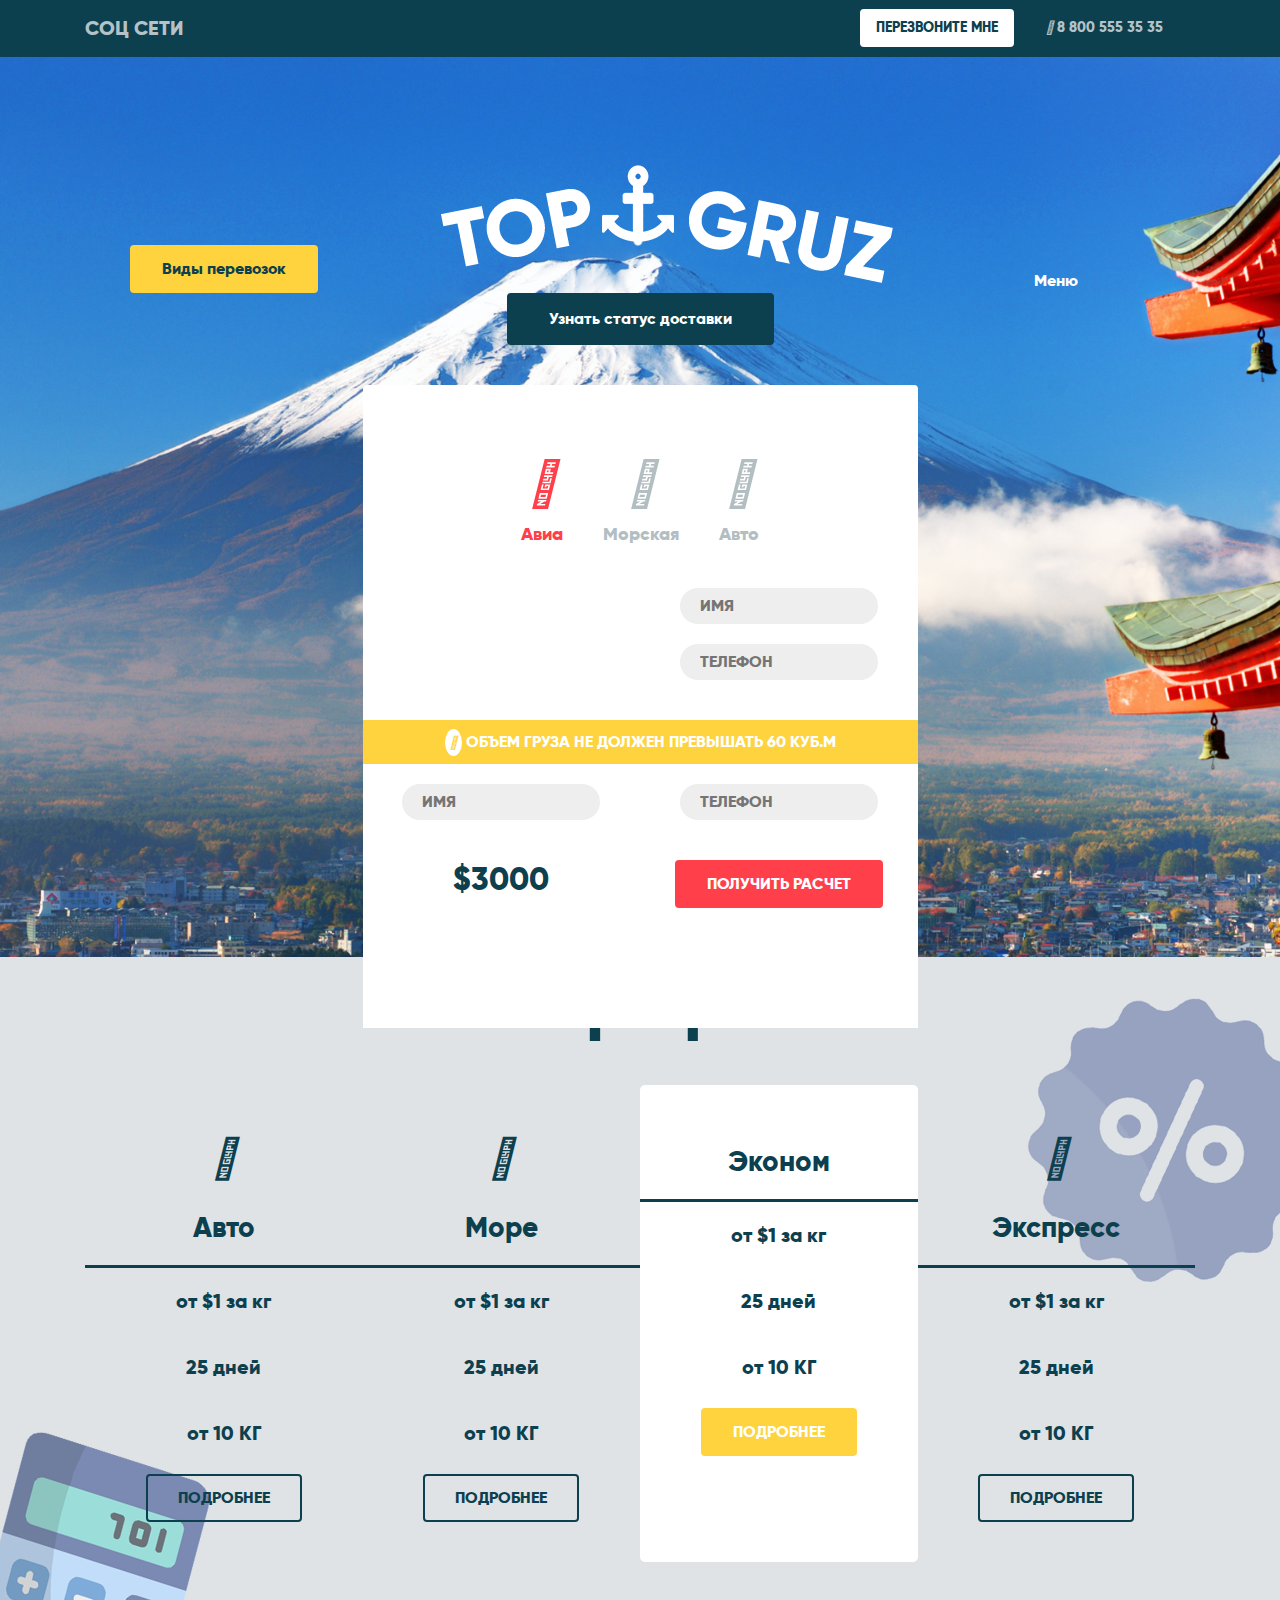
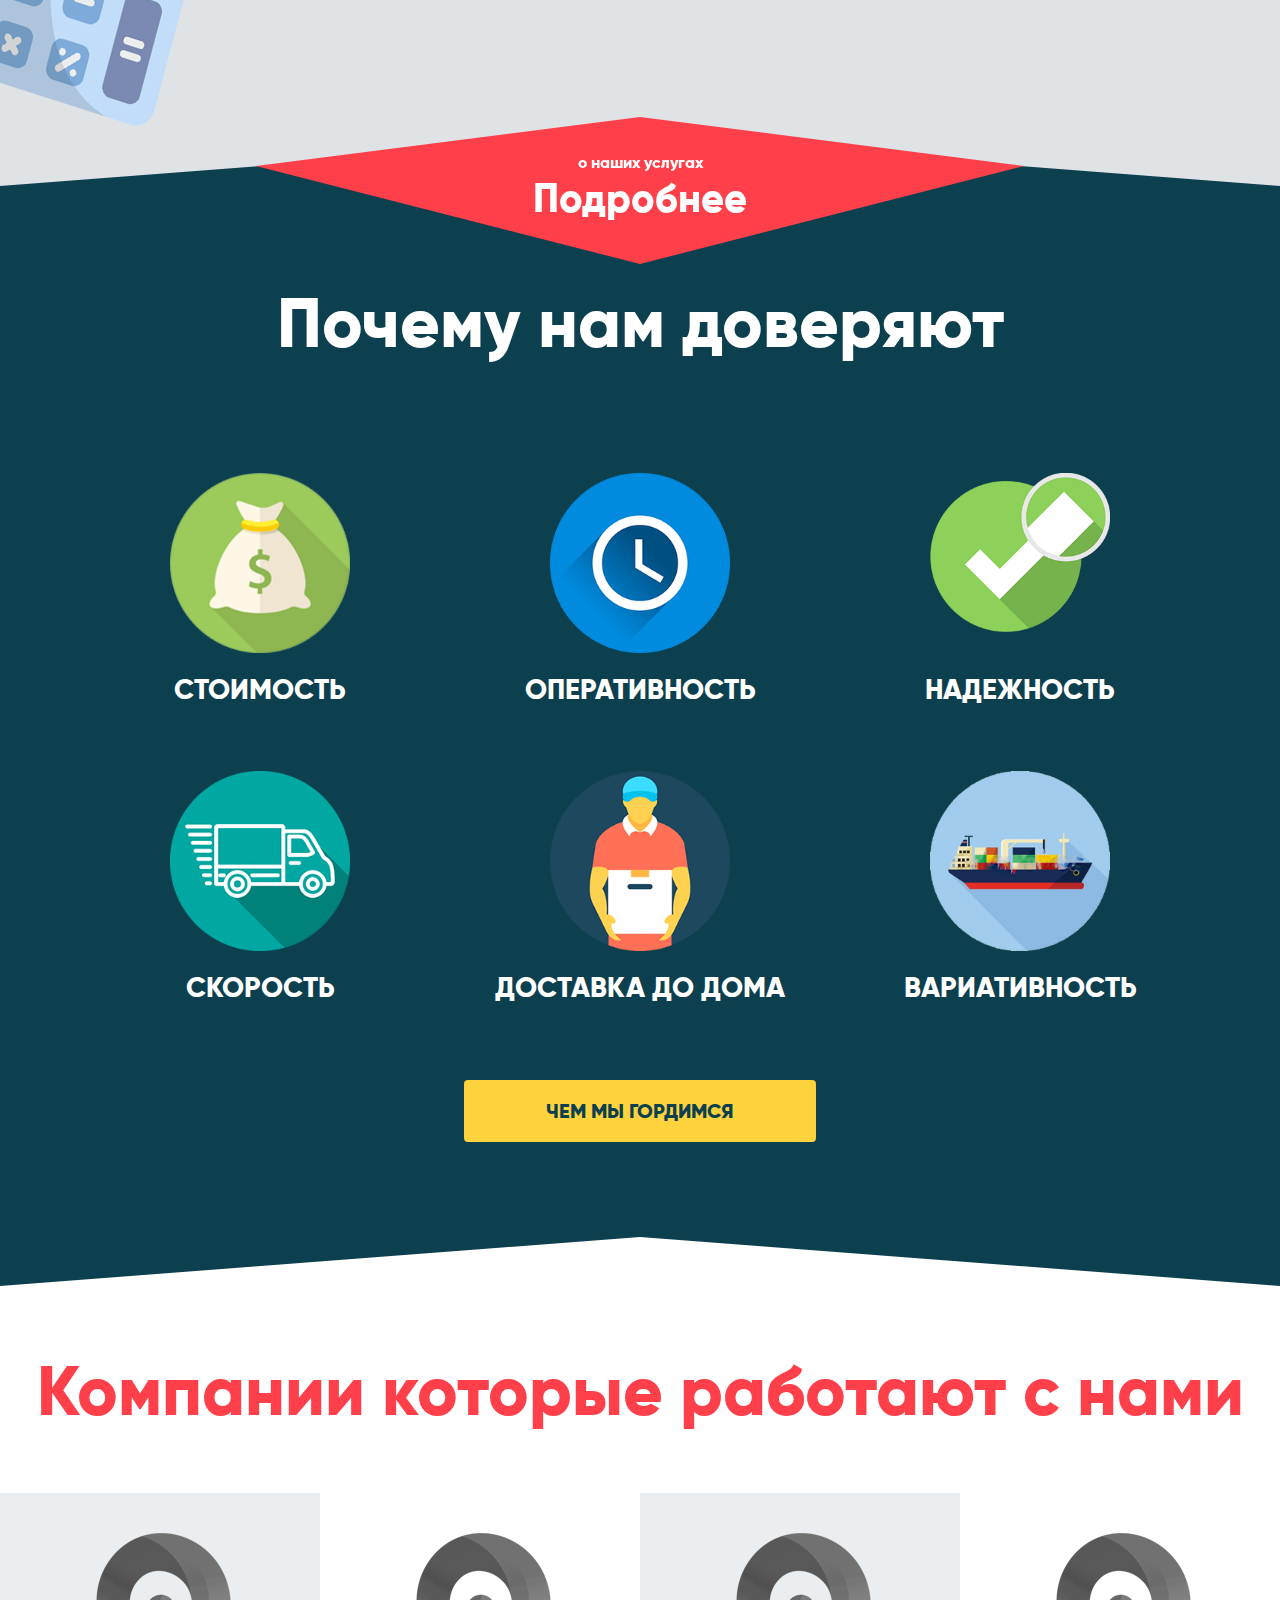
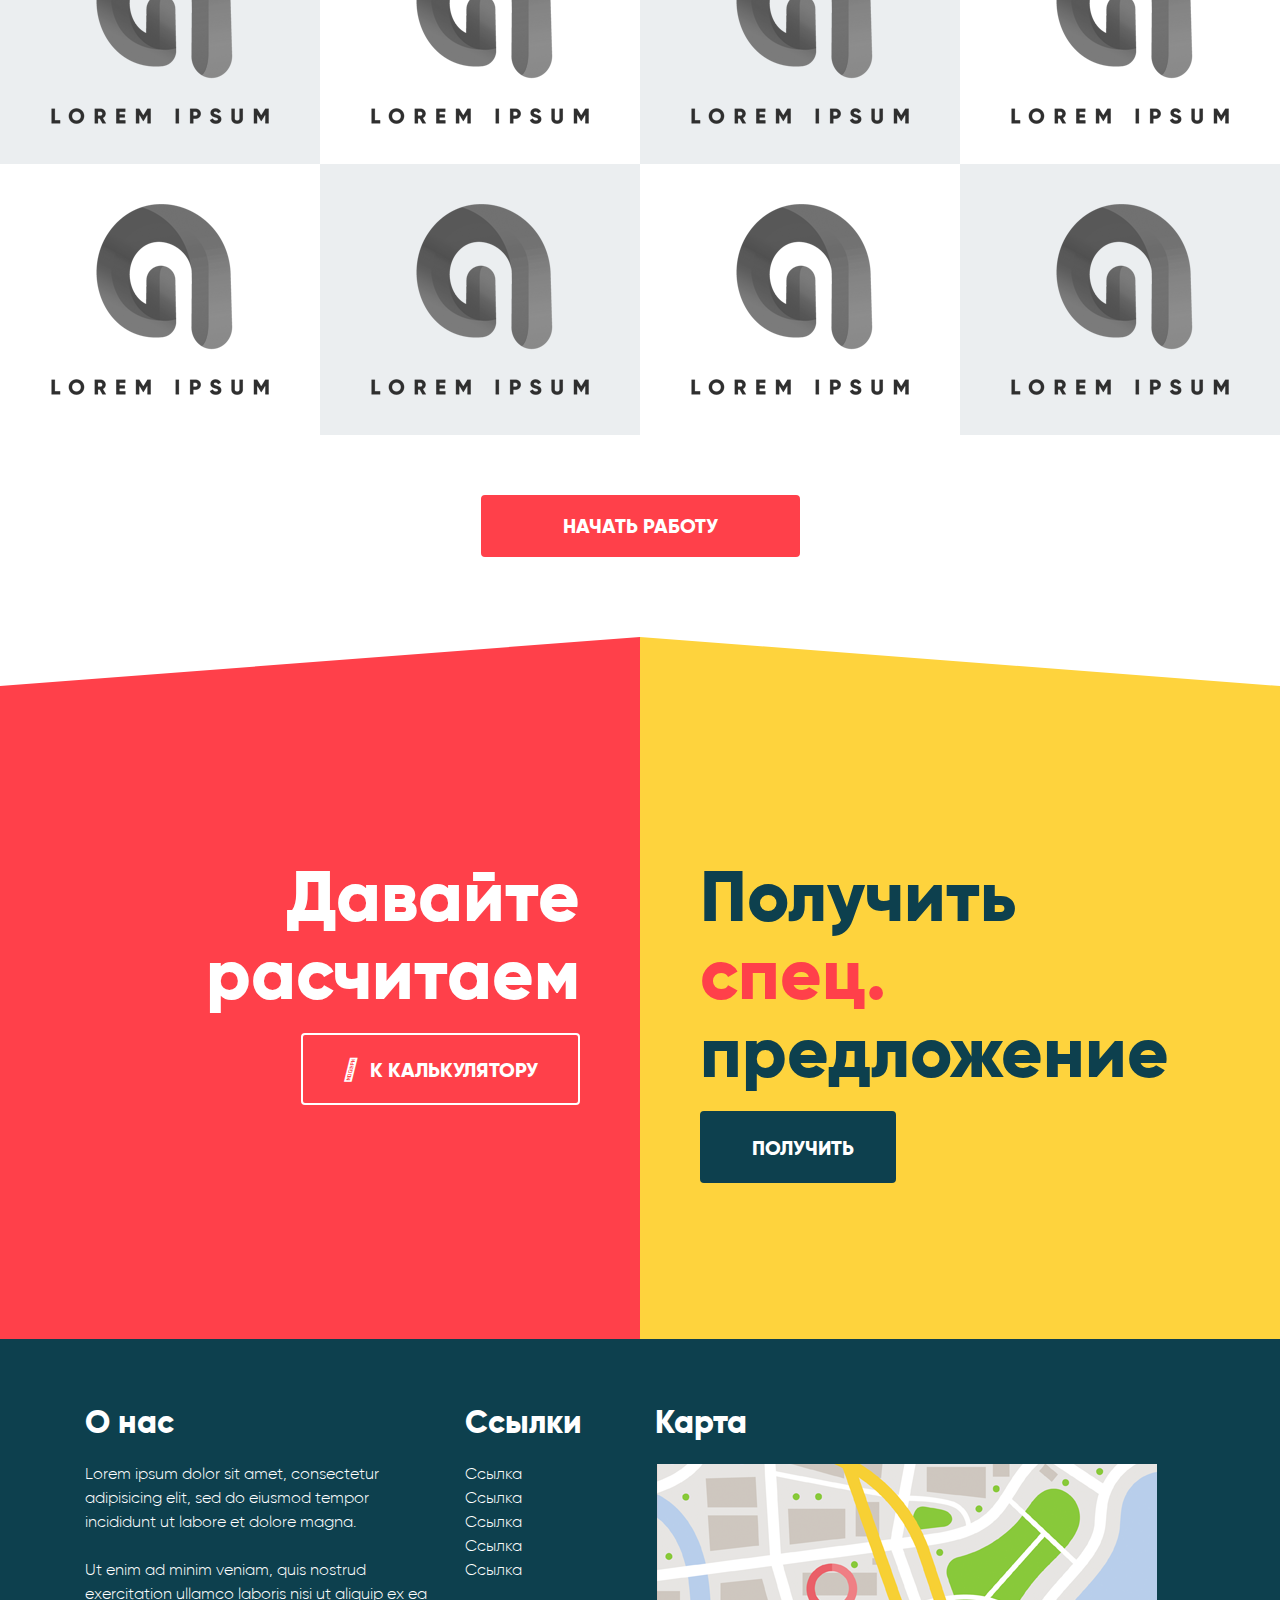
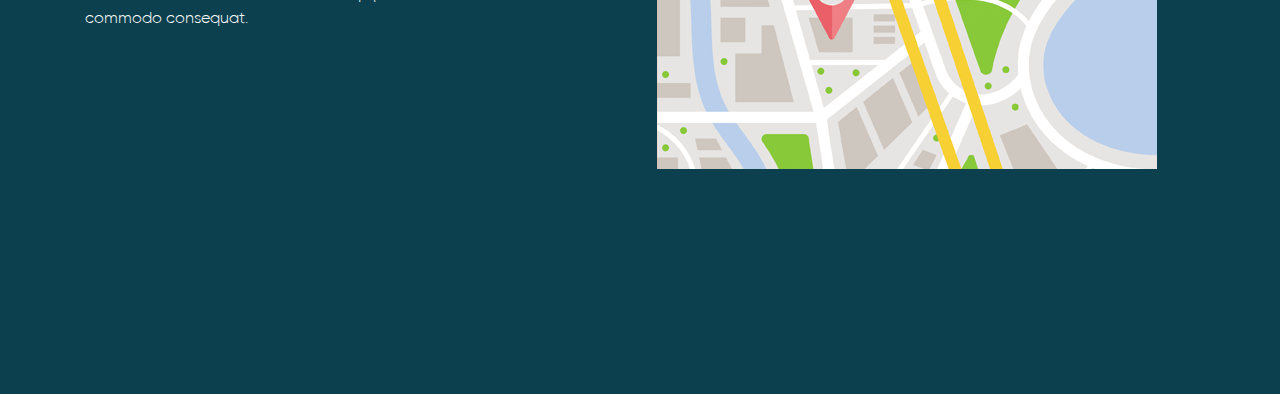
<file: index.html>
<!DOCTYPE html>
<html lang="en">

  <head>

    <meta charset="utf-8">
    <meta name="viewport" content="width=device-width, initial-scale=1, shrink-to-fit=no">
    <meta name="description" content="">
    <meta name="author" content="">

    <title>TOP GRUZ</title>

    <!-- Bootstrap core CSS -->
    <link href="vendor/bootstrap/css/bootstrap.min.css" rel="stylesheet">

    <!-- Custom fonts for this template -->
    <link rel="stylesheet" href="https://use.fontawesome.com/releases/v5.0.10/css/all.css" integrity="sha384-+d0P83n9kaQMCwj8F4RJB66tzIwOKmrdb46+porD/OvrJ+37WqIM7UoBtwHO6Nlg" crossorigin="anonymous">
    <link href="vendor/font-awesome/css/font-awesome.min.css" rel="stylesheet" type="text/css">
    <link href='https://fonts.googleapis.com/css?family=Open+Sans:300italic,400italic,600italic,700italic,800italic,400,300,600,700,800' rel='stylesheet' type='text/css'>
    <link href='https://fonts.googleapis.com/css?family=Merriweather:400,300,300italic,400italic,700,700italic,900,900italic' rel='stylesheet' type='text/css'>

    <!-- Plugin CSS -->
    <link href="vendor/magnific-popup/magnific-popup.css" rel="stylesheet">

    <!-- Custom styles for this template -->
    <link href="css/creative.css" rel="stylesheet">
    <link href="css/home.css" rel="stylesheet">

  </head>

  <body id="page-top">

    <!-- Navigation -->
    <nav class="navbar navbar-expand-lg navbar-light" id="mainNav">
      <div class="container">
        <a class="navbar-brand js-scroll-trigger" href="#page-top">соц сети</a>
        <button class="navbar-toggler navbar-toggler-right" type="button" data-toggle="collapse" data-target="#navbarResponsive" aria-controls="navbarResponsive" aria-expanded="false" aria-label="Toggle navigation">
          <span class="navbar-toggler-icon"></span>
        </button>
        <div class="collapse navbar-collapse" id="navbarResponsive">
          <ul class="navbar-nav ml-auto">
            <li class="nav-item">
              <a class="nav-link js-scroll-trigger navbar-brand call-me" href="">перезвоните мне</a>
            </li>
            <li class="nav-item">
              <a class="nav-link js-scroll-trigger navbar-brand" href="#about"><i class="fas fa-phone"></i> 8 800 555 35 35</a>
            </li>
          </ul>
        </div>
      </div>
    </nav>

    <header class="masthead text-center text-white d-flex">
      <div class="container">
        <div class="row">
          <div class="col-lg-12 mx-auto d-flex main-menu">
            <div class="col-lg-3 mx-auto main-menu-item main-menu-item">
              <button class="btn">Виды перевозок</button>
            </div>
            <div class="col-lg-6 mx-auto">
              <img src="./img/logo.png">
            </div>
            <div class="col-lg-3 mx-auto main-menu-item">
              Меню
            </div>
          </div>
          <button class="btn btn-dark mx-auto">Узнать статус доставки</button>
          <div class="col-lg-12 mx-auto d-flex">

            <div class="col-lg-3 mx-auto main-form">
              <!-- 123 -->
            </div>
            <div class="col-lg-6 mx-auto main-form-entry">
              <div class="form-option">
                <span class="active"><i class="fas fa-plane"></i><p>Авиа</p></span>
                <span><i class="fas fa-ship"></i><p>Морская</p></span>
                <span><i class="fas fa-truck"></i><p>Авто</p></span>
              </div>
              <div class="col-lg-12 main-form-params">
                <div class="col-lg-6"></div>
                <div class="col-lg-6"><input type="" name="" placeholder="ИМЯ"><input type="" name="" placeholder="ТЕЛЕФОН"></div>
              </div>
              <div class="form-warning"><span><i class="fas fa-exclamation-triangle"></i></span> Объем груза не должен превышать 60 куб.м</div>
              <div class="col-lg-12 main-form-params2">
                <div class="col-lg-6">
                  <input type="" name="" placeholder="ИМЯ">
                </div>
                <div class="col-lg-6">
                  <input type="" name="" placeholder="ТЕЛЕФОН">
                </div>
              </div>
              <div class="col-lg-12 main-form-total">
                <div class="col-lg-6">
                  <h2>$3000</h2>
                </div>
                <div class="col-lg-6">
                  <button class="btn">получить расчет</button>
                </div>
              </div>
            </div>
            <div class="col-lg-3 mx-auto">
              <!-- 123 -->
            </div>
            
          </div>
        </div>
      </div>
    </header>

    

    <section id="about">
      <img  class="pattern-calc" src="./img/calc.png">
      <img  class="pattern-perc" src="./img/perc.png">
      <svg id="separator" xmlns="http://www.w3.org/2000/svg" version="1.1" width="100%" height="100" viewBox="0 0 100 102" preserveAspectRatio="none">
        <path d="M0 0 L50 100 L100 0 Z"></path>
      </svg>

      <div class="container">
        <div class="row">
          <div class="col-lg-12 mx-auto text-center">
            <h2 class="section-heading">Тарифы</h2>
          </div> 
        </div>
      </div>
      <div class="container">
        <div class="row mx-auto">
          <div id="tariff" class="col-lg-3 col-md-6 text-center">
            <i class="fas fa-truck"></i>
            <h3>Авто</h3>
            <p>от $1 за кг</p>
            <p>25 дней</p>
            <p>от 10 КГ</p>
            <button class="btn">Подробнее</button>
          </div>
          <div id="tariff" class="col-lg-3 col-md-6 text-center">
            <i class="fas fa-ship"></i>
            <h3>Море</h3>
            <p>от $1 за кг</p>
            <p>25 дней</p>
            <p>от 10 КГ</p>
            <button class="btn">Подробнее</button>
          </div>
          <div id="tariff" class="col-lg-3 col-md-6 text-center">
            <i class="fas fa-dollar-sign"></i>
            <h3>Эконом</h3>
            <p>от $1 за кг</p>
            <p>25 дней</p>
            <p>от 10 КГ</p>
            <button class="btn">Подробнее</button>
          </div>
          <div id="tariff" class="col-lg-3 col-md-6 text-center">
            <i class="fas fa-rocket"></i>
            <h3>Экспресс</h3>
            <p>от $1 за кг</p>
            <p>25 дней</p>
            <p>от 10 КГ</p>
            <button class="btn">Подробнее</button>
          </div>
        </div>

      </div>
    </section>

    <section id="services">
      <svg id="separator" xmlns="http://www.w3.org/2000/svg" version="1.1" width="100%" height="100" viewBox="0 0 100 102" preserveAspectRatio="none">
        <path d="M0 0 L50 100 L100 0 Z"></path>
      </svg>
      <svg id="separator2" xmlns="http://www.w3.org/2000/svg" version="1.1" width="100%" height="100" viewBox="0 0 100 102" preserveAspectRatio="none">
        <path d="M20 0 L50 100 L80 0 Z"></path>
      </svg>
      <svg id="separator3" xmlns="http://www.w3.org/2000/svg" version="1.1" width="100%" height="100" viewBox="0 0 100 102" preserveAspectRatio="none">
        <path d="M20 0 L50 100 L80 0 Z"></path>
      </svg>
      <div id="more">
        <div class="more-wrap">о наших услугах
        <h2>Подробнее</h2>
        </div>
        
      </div>
      <div class="container">
        <div class="row">
          <div class="col-lg-12 text-center">
            <h2 class="section-heading">Почему нам доверяют</h2>
          </div>
        </div>
      </div>
      <div class="container">
        <div class="row text-center">
          <div class="col-lg-4 col-md-6 text-center">
            <div class="service-box mt-5 mx-auto">
              <div class="service-img"><img src="./img/icon1.png"></div>
              <h3 class="mb-3">СТОИМОСТЬ</h3>
            </div>
          </div>
          <div class="col-lg-4 col-md-6 text-center">
            <div class="service-box mt-5 mx-auto">
              <div class="service-img"><img src="./img/icon2.png"></div>
              <h3 class="mb-3">оперативность</h3>
            </div>
          </div>
          <div class="col-lg-4 col-md-6 text-center">
            <div class="service-box mt-5 mx-auto">
              <div class="service-img"><img src="./img/icon3.png"></div>
              <h3 class="mb-3">надежность</h3>
            </div>
          </div>
          <div class="col-lg-4 col-md-6 text-center">
            <div class="service-box mt-5 mx-auto">
              <div class="service-img"><img src="./img/icon4.png"></div>
              <h3 class="mb-3">скорость</h3>
            </div>
          </div>
          <div class="col-lg-4 col-md-6 text-center">
            <div class="service-box mt-5 mx-auto">
              <div class="service-img"><img src="./img/icon5.png"></div>
              <h3 class="mb-3">доставка до дома</h3>
            </div>
          </div>
          <div class="col-lg-4 col-md-6 text-center">
            <div class="service-box mt-5 mx-auto">
              <div class="service-img"><img src="./img/icon6.png"></div>
              <h3 class="mb-3">вариативность</h3>
            </div>
          </div>   
          <button class="btn mx-auto cta">чем мы гордимся</button>       
        </div>
      </div>
    </section>

    <section id="portfolio">
      <svg id="separator" xmlns="http://www.w3.org/2000/svg" version="1.1" width="100%" height="100" viewBox="0 0 100 102" preserveAspectRatio="none">
        <path d="M0 0 L50 100 L100 0 Z"></path>
      </svg>
      <h2 class="section-heading text-center" style="color: #Ff404a">Компании которые работают с нами</h2>
      <div class="container-fluid p-0">
        <div class="row no-gutters popup-gallery">
          <div class="col-lg-3 col-sm-6">
            <a class="portfolio-box mx-auto text-center" href="img/part0.png">
              <img class="img-fluid" src="img/part0.png" alt="">
              <div class="portfolio-box-caption">
                <div class="portfolio-box-caption-content">
                  <img class="img-fluid" src="img/part.png" alt="">
                </div>
              </div>
            </a>
          </div>
          <div class="col-lg-3 col-sm-6">
            <a class="portfolio-box mx-auto text-center" href="img/part0.png">
              <img class="img-fluid" src="img/part0.png" alt="">
              <div class="portfolio-box-caption">
                <div class="portfolio-box-caption-content">
                  <img class="img-fluid" src="img/part.png" alt="">
                </div>
              </div>
            </a>
          </div>
          <div class="col-lg-3 col-sm-6">
            <a class="portfolio-box mx-auto text-center" href="img/part0.png">
              <img class="img-fluid" src="img/part0.png" alt="">
              <div class="portfolio-box-caption">
                <div class="portfolio-box-caption-content">
                  <img class="img-fluid" src="img/part.png" alt="">
                </div>
              </div>
            </a>
          </div>
          <div class="col-lg-3 col-sm-6">
            <a class="portfolio-box mx-auto text-center" href="img/part0.png">
              <img class="img-fluid" src="img/part0.png" alt="">
              <div class="portfolio-box-caption">
                <div class="portfolio-box-caption-content">
                  <img class="img-fluid" src="img/part.png" alt="">
                </div>
              </div>
            </a>
          </div>
          <div class="col-lg-3 col-sm-6">
            <a class="portfolio-box mx-auto text-center" href="img/part0.png">
              <img class="img-fluid" src="img/part0.png" alt="">
              <div class="portfolio-box-caption">
                <div class="portfolio-box-caption-content">
                  <img class="img-fluid" src="img/part.png" alt="">
                </div>
              </div>
            </a>
          </div>
          <div class="col-lg-3 col-sm-6">
            <a class="portfolio-box mx-auto text-center" href="img/part0.png">
              <img class="img-fluid" src="img/part0.png" alt="">
              <div class="portfolio-box-caption">
                <div class="portfolio-box-caption-content">
                  <img class="img-fluid" src="img/part.png" alt="">
                </div>
              </div>
            </a>
          </div>
          <div class="col-lg-3 col-sm-6">
            <a class="portfolio-box mx-auto text-center" href="img/part0.png">
              <img class="img-fluid" src="img/part0.png" alt="">
              <div class="portfolio-box-caption">
                <div class="portfolio-box-caption-content">
                  <img class="img-fluid" src="img/part.png" alt="">
                </div>
              </div>
            </a>
          </div>
          <div class="col-lg-3 col-sm-6">
            <a class="portfolio-box mx-auto text-center" href="img/part0.png">
              <img class="img-fluid" src="img/part0.png" alt="">
              <div class="portfolio-box-caption">
                <div class="portfolio-box-caption-content">
                  <img class="img-fluid" src="img/part.png" alt="">
                </div>
              </div>
            </a>
          </div>
          <button class="btn mx-auto cta">начать работу</button>    
        </div>
      </div>
    </section>



    <section id="contact" class="p-0">
      <svg id="antiseparator" xmlns="http://www.w3.org/2000/svg" version="1.1" width="100%" height="100" viewBox="0 0 100 102" preserveAspectRatio="none">
        <path d="M0 0 L50 100 L100 0 Z"></path>
      </svg>
      <svg id="antiseparator2" xmlns="http://www.w3.org/2000/svg" version="1.1" width="100%" height="100" viewBox="0 0 100 102" preserveAspectRatio="none">
        <path d="M0 0 L50 100 L100 0 Z"></path>
      </svg>
      <div class="row">
        <div id="calc" class="col-lg-6">
          <div class="col-lg-10 text-right float-right">
            <h2>Давайте<br> расчитаем</h2>
            <button class="btn btn-icon"><i class="fas fa-calculator"></i> к калькулятору</button>
          </div>
          
        </div>
        <div id="spec" class="col-lg-6 mx-auto">
          <div class="col-lg-10 text-left float-left">
            <h2>Получить <span>спец.</span><br> предложение</h2>
            <button class="btn btn-icon"><i class="far fa-money-bill-alt"></i> получить</button>
        </div>
      </div>
      </div>
    </section>

    <section id="footer" class="bg-dark text-white">
      <div class="container">
        <div class="row">
          <div class="col-lg-4">
            <h2>О нас</h2>
            <p>Lorem ipsum dolor sit amet,
            consectetur adipisicing elit, sed 
            do eiusmod tempor incididunt
            ut labore et dolore magna.
            <br><br>
            Ut enim ad minim veniam,
            quis nostrud exercitation
            ullamco laboris nisi ut
            aliquip ex ea commodo
            consequat.
            </p>
          </div>
          <div class="col-lg-2">
            <h2>Ссылки</h2>
              <ul>
                <li>Ссылка</li>
                <li>Ссылка</li>
                <li>Ссылка</li>
                <li>Ссылка</li>
                <li>Ссылка</li>
              </ul>
          </div>
          <div class="col-lg-6">
            <h2>Карта</h2>
            <img src="./img/map.png">
          </div>
        </div>
      </div>
    </section>

    <!-- Bootstrap core JavaScript -->
    <script src="vendor/jquery/jquery.min.js"></script>
    <script src="vendor/bootstrap/js/bootstrap.bundle.min.js"></script>

    <!-- Plugin JavaScript -->
    <script src="vendor/jquery-easing/jquery.easing.min.js"></script>
    <script src="vendor/scrollreveal/scrollreveal.min.js"></script>
    <script src="vendor/magnific-popup/jquery.magnific-popup.min.js"></script>

    <!-- Custom scripts for this template -->
    <script src="js/creative.min.js"></script>

  </body>

</html>
</file>
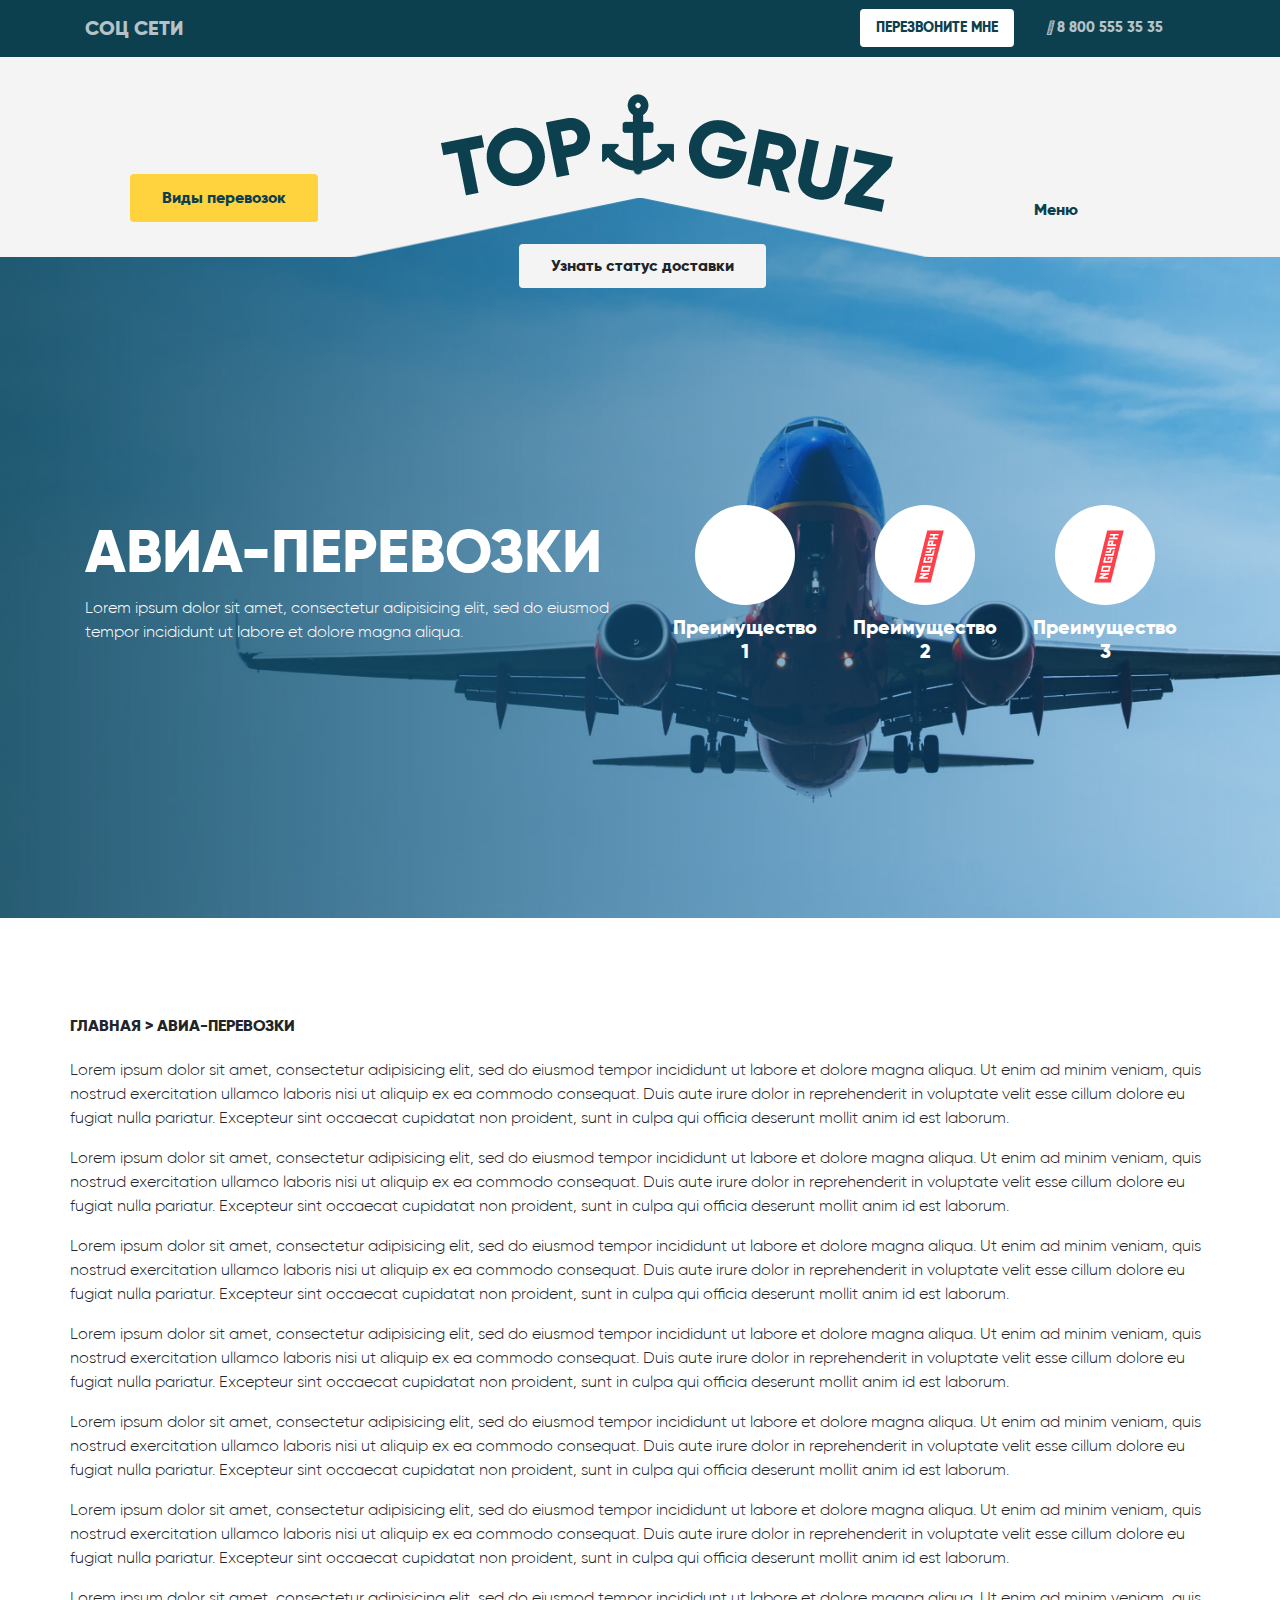
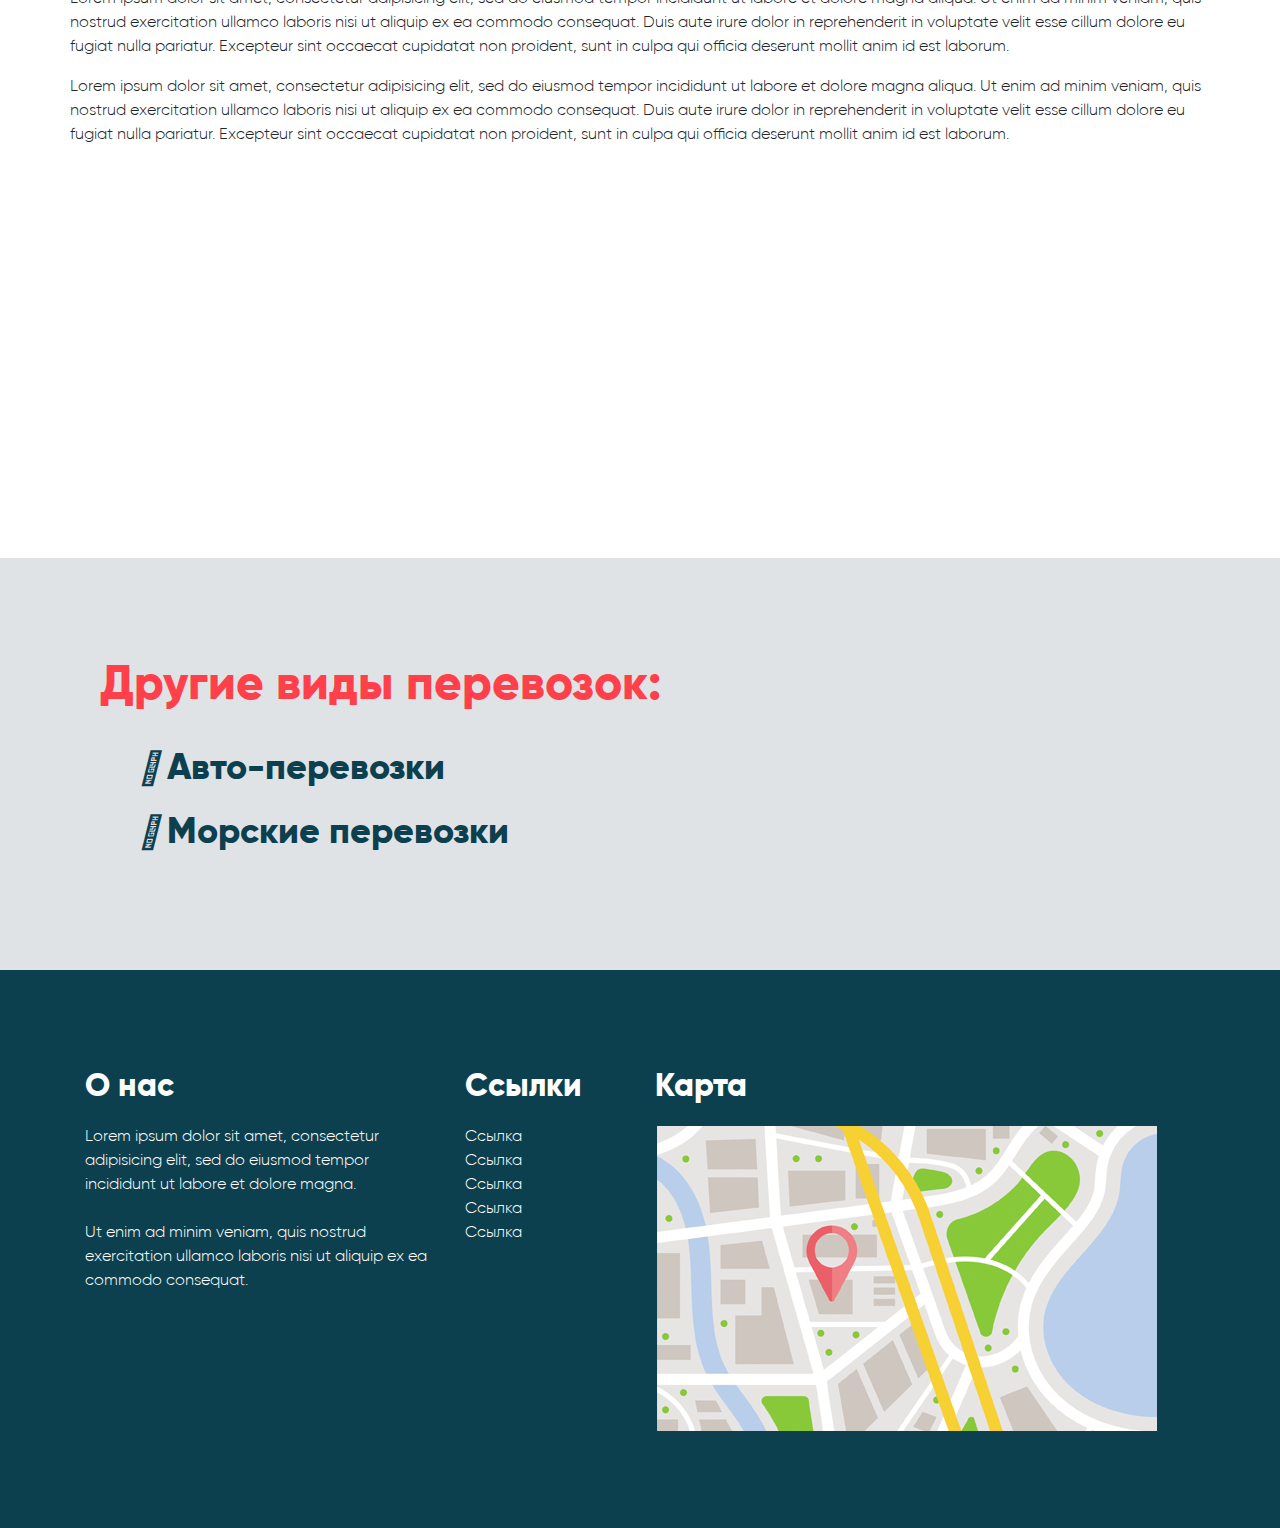
<file: air.html>
<!DOCTYPE html>
<html lang="en">

  <head>

    <meta charset="utf-8">
    <meta name="viewport" content="width=device-width, initial-scale=1, shrink-to-fit=no">
    <meta name="description" content="">
    <meta name="author" content="">

    <title>TOP GRUZ</title>

    <!-- Bootstrap core CSS -->
    <link href="vendor/bootstrap/css/bootstrap.min.css" rel="stylesheet">

    <!-- Custom fonts for this template -->
    <link rel="stylesheet" href="https://use.fontawesome.com/releases/v5.0.10/css/all.css" integrity="sha384-+d0P83n9kaQMCwj8F4RJB66tzIwOKmrdb46+porD/OvrJ+37WqIM7UoBtwHO6Nlg" crossorigin="anonymous">
    <link href="vendor/font-awesome/css/font-awesome.min.css" rel="stylesheet" type="text/css">
    <link href='https://fonts.googleapis.com/css?family=Open+Sans:300italic,400italic,600italic,700italic,800italic,400,300,600,700,800' rel='stylesheet' type='text/css'>
    <link href='https://fonts.googleapis.com/css?family=Merriweather:400,300,300italic,400italic,700,700italic,900,900italic' rel='stylesheet' type='text/css'>

    <!-- Plugin CSS -->
    <link href="vendor/magnific-popup/magnific-popup.css" rel="stylesheet">

    <!-- Custom styles for this template -->
    <link href="css/creative.css" rel="stylesheet">

  </head>

  <body id="page-top">

    <!-- Navigation -->
    <nav class="navbar navbar-expand-lg navbar-light" id="mainNav">
      <div class="container">
        <a class="navbar-brand js-scroll-trigger" href="#page-top">соц сети</a>
        <button class="navbar-toggler navbar-toggler-right" type="button" data-toggle="collapse" data-target="#navbarResponsive" aria-controls="navbarResponsive" aria-expanded="false" aria-label="Toggle navigation">
          <span class="navbar-toggler-icon"></span>
        </button>
        <div class="collapse navbar-collapse" id="navbarResponsive">
          <ul class="navbar-nav ml-auto">
            <li class="nav-item">
              <a class="nav-link js-scroll-trigger navbar-brand call-me" href="">перезвоните мне</a>
            </li>
            <li class="nav-item">
              <a class="nav-link js-scroll-trigger navbar-brand" href="#about"><i class="fas fa-phone"></i> 8 800 555 35 35</a>
            </li>
          </ul>
        </div>
      </div>
    </nav>

    <header class="masthead text-center text-white d-flex menu-gray">
      <div class="container">
        <div class="row">
          <div class="col-lg-12 mx-auto d-flex main-menu">
            <div class="col-lg-3 mx-auto main-menu-item main-menu-item">
              <button class="btn">Виды перевозок</button>
            </div>
            <div class="col-lg-6 mx-auto header-logo">
              <img src="./img/logo-dark.png">
            </div>
            <div class="col-lg-3 mx-auto main-menu-item">
              Меню
            </div>
          </div>
          <button class="btn btn-dark mx-auto">Узнать статус доставки</button>
          <div class="col-lg-12 mx-auto d-flex">
        </div>
      </div>
      </div>
    
    
    </header>
    <div class="header-separator">
        <div class="header-bottom-left"></div>
        <div class="header-bottom-center"></div>
        <div class="header-bottom-right"></div>
    </div>

    <section id="slider" class="slider-air">
    	<div class="container">
    		<div class="row">
    			<div class="col-md-6 d-flex slider-title">
    				<h1>АВИА-ПЕРЕВОЗКИ</h1>
    				<p>Lorem ipsum dolor sit amet, consectetur adipisicing elit, sed do eiusmod tempor incididunt ut labore et dolore magna aliqua.</p>
    			</div>
    			<div class="col-md-6 d-flex slider-plus">
    				<div class="col-lg-4 col-md-4 text-center">
    					<span class="mx-auto"><i class="fas fa-map-marker-alt"></i></span>
    					<h5>Преимущество 1</h5>
    				</div>
    				<div class="col-lg-4 col-md-4 text-center">
    					<span class="mx-auto"><i class="fas fa-address-book"></i></span>
    					<h5>Преимущество 2</h5>
    				</div>
    				<div class="col-lg-4 col-md-4 text-center">
    					<span class="mx-auto"><i class="fas fa-archive"></i></span>
    					<h5>Преимущество 3</h5>
    				</div>
    			</div>
    		</div>
    	</div>
    </section>

    <section id="content">
    	<div class="container">
    		<div class="row">
		    	<div class="breadcrumbs">
		    		<span>ГЛАВНАЯ > АВИА-ПЕРЕВОЗКИ</span>
		    	</div>
		    	<div class="content">
		    		<p>Lorem ipsum dolor sit amet, consectetur adipisicing elit, sed do eiusmod tempor incididunt ut labore et dolore magna aliqua. Ut enim ad minim veniam, quis nostrud exercitation ullamco laboris nisi ut aliquip ex ea commodo consequat. Duis aute irure dolor in reprehenderit in voluptate velit esse cillum dolore eu fugiat nulla pariatur. Excepteur sint occaecat cupidatat non proident, sunt in culpa qui officia deserunt mollit anim id est laborum.
		    		</p>
		    		<p>Lorem ipsum dolor sit amet, consectetur adipisicing elit, sed do eiusmod tempor incididunt ut labore et dolore magna aliqua. Ut enim ad minim veniam, quis nostrud exercitation ullamco laboris nisi ut aliquip ex ea commodo consequat. Duis aute irure dolor in reprehenderit in voluptate velit esse cillum dolore eu fugiat nulla pariatur. Excepteur sint occaecat cupidatat non proident, sunt in culpa qui officia deserunt mollit anim id est laborum.
		    		</p>
		    		<p>Lorem ipsum dolor sit amet, consectetur adipisicing elit, sed do eiusmod tempor incididunt ut labore et dolore magna aliqua. Ut enim ad minim veniam, quis nostrud exercitation ullamco laboris nisi ut aliquip ex ea commodo consequat. Duis aute irure dolor in reprehenderit in voluptate velit esse cillum dolore eu fugiat nulla pariatur. Excepteur sint occaecat cupidatat non proident, sunt in culpa qui officia deserunt mollit anim id est laborum.
		    		</p>
		    		<p>Lorem ipsum dolor sit amet, consectetur adipisicing elit, sed do eiusmod tempor incididunt ut labore et dolore magna aliqua. Ut enim ad minim veniam, quis nostrud exercitation ullamco laboris nisi ut aliquip ex ea commodo consequat. Duis aute irure dolor in reprehenderit in voluptate velit esse cillum dolore eu fugiat nulla pariatur. Excepteur sint occaecat cupidatat non proident, sunt in culpa qui officia deserunt mollit anim id est laborum.
		    		</p>
		    		<p>Lorem ipsum dolor sit amet, consectetur adipisicing elit, sed do eiusmod tempor incididunt ut labore et dolore magna aliqua. Ut enim ad minim veniam, quis nostrud exercitation ullamco laboris nisi ut aliquip ex ea commodo consequat. Duis aute irure dolor in reprehenderit in voluptate velit esse cillum dolore eu fugiat nulla pariatur. Excepteur sint occaecat cupidatat non proident, sunt in culpa qui officia deserunt mollit anim id est laborum.
		    		</p>
		    		<p>Lorem ipsum dolor sit amet, consectetur adipisicing elit, sed do eiusmod tempor incididunt ut labore et dolore magna aliqua. Ut enim ad minim veniam, quis nostrud exercitation ullamco laboris nisi ut aliquip ex ea commodo consequat. Duis aute irure dolor in reprehenderit in voluptate velit esse cillum dolore eu fugiat nulla pariatur. Excepteur sint occaecat cupidatat non proident, sunt in culpa qui officia deserunt mollit anim id est laborum.
		    		</p>
		    		<p>Lorem ipsum dolor sit amet, consectetur adipisicing elit, sed do eiusmod tempor incididunt ut labore et dolore magna aliqua. Ut enim ad minim veniam, quis nostrud exercitation ullamco laboris nisi ut aliquip ex ea commodo consequat. Duis aute irure dolor in reprehenderit in voluptate velit esse cillum dolore eu fugiat nulla pariatur. Excepteur sint occaecat cupidatat non proident, sunt in culpa qui officia deserunt mollit anim id est laborum.
		    		</p>
		    		<p>Lorem ipsum dolor sit amet, consectetur adipisicing elit, sed do eiusmod tempor incididunt ut labore et dolore magna aliqua. Ut enim ad minim veniam, quis nostrud exercitation ullamco laboris nisi ut aliquip ex ea commodo consequat. Duis aute irure dolor in reprehenderit in voluptate velit esse cillum dolore eu fugiat nulla pariatur. Excepteur sint occaecat cupidatat non proident, sunt in culpa qui officia deserunt mollit anim id est laborum.
		    		</p>
		    	</div>
    		</div>
    	</div>
    </section>
    <section id="share">
    	<div class="container">
    		<div class="col-md-7 col-xs-12"><h2>Рассказать друзьям</h2></div>
    		<div class="col-md-5 col-xs-12 icons">
				<div class="col-lg-4 col-md-4 text-center">
					<span class="mx-auto"><i class="fab fa-vk"></i></span>
				</div>
				<div class="col-lg-4 col-md-4 text-center">
					<span class="mx-auto"><i class="fab fa-twitter"></i></span>
				</div>
				<div class="col-lg-4 col-md-4 text-center">
					<span class="mx-auto"><i class="fab fa-facebook-square"></i></span>
				</div>
    		</div>
    	</div>
    </section>

    <section id="suggests">
    	<div class="container">
    		<div class="col-md-12">
    			<h2>Другие  виды перевозок:</h2>
    			<ul>
    				<a href="/topgruz/auto.html"><li><i class="fas fa-truck"></i> Авто-перевозки</li></a>
                    <a href="/topgruz/ship.html"><li><i class="fas fa-ship"></i> Морские перевозки</li></a>
    			</ul>
    		</div>

    	</div>
    </section>

    <section id="footer" class="bg-dark text-white">
      <div class="container">
        <div class="row">
          <div class="col-lg-4">
            <h2>О нас</h2>
            <p>Lorem ipsum dolor sit amet,
            consectetur adipisicing elit, sed 
            do eiusmod tempor incididunt
            ut labore et dolore magna.
            <br><br>
            Ut enim ad minim veniam,
            quis nostrud exercitation
            ullamco laboris nisi ut
            aliquip ex ea commodo
            consequat.
            </p>
          </div>
          <div class="col-lg-2">
            <h2>Ссылки</h2>
              <ul>
                <li>Ссылка</li>
                <li>Ссылка</li>
                <li>Ссылка</li>
                <li>Ссылка</li>
                <li>Ссылка</li>
              </ul>
          </div>
          <div class="col-lg-6">
            <h2>Карта</h2>
            <img src="./img/map.png">
          </div>
        </div>
      </div>
    </section>

    <!-- Bootstrap core JavaScript -->
    <script src="vendor/jquery/jquery.min.js"></script>
    <script src="vendor/bootstrap/js/bootstrap.bundle.min.js"></script>

    <!-- Plugin JavaScript -->
    <script src="vendor/jquery-easing/jquery.easing.min.js"></script>
    <script src="vendor/scrollreveal/scrollreveal.min.js"></script>
    <script src="vendor/magnific-popup/jquery.magnific-popup.min.js"></script>

    <!-- Custom scripts for this template -->
    <script src="js/creative.min.js"></script>

  </body>

</html>
</file>
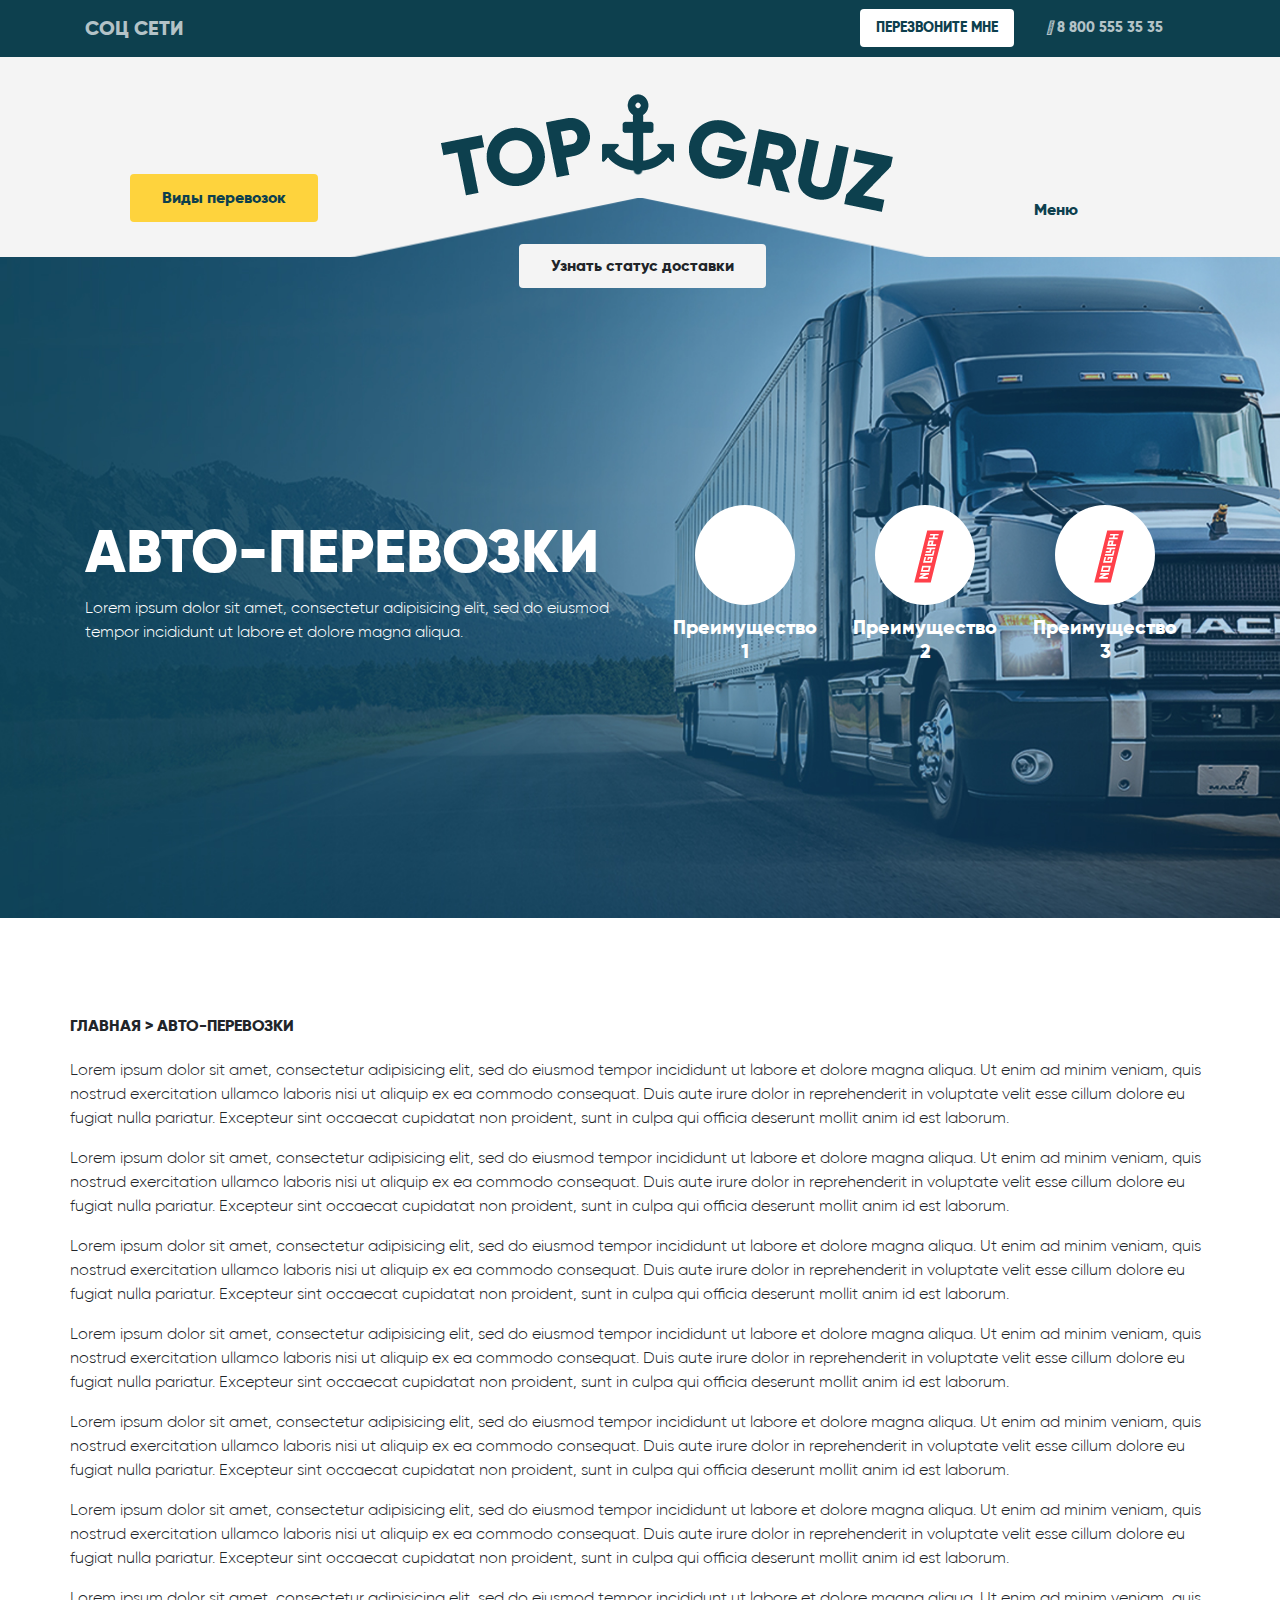
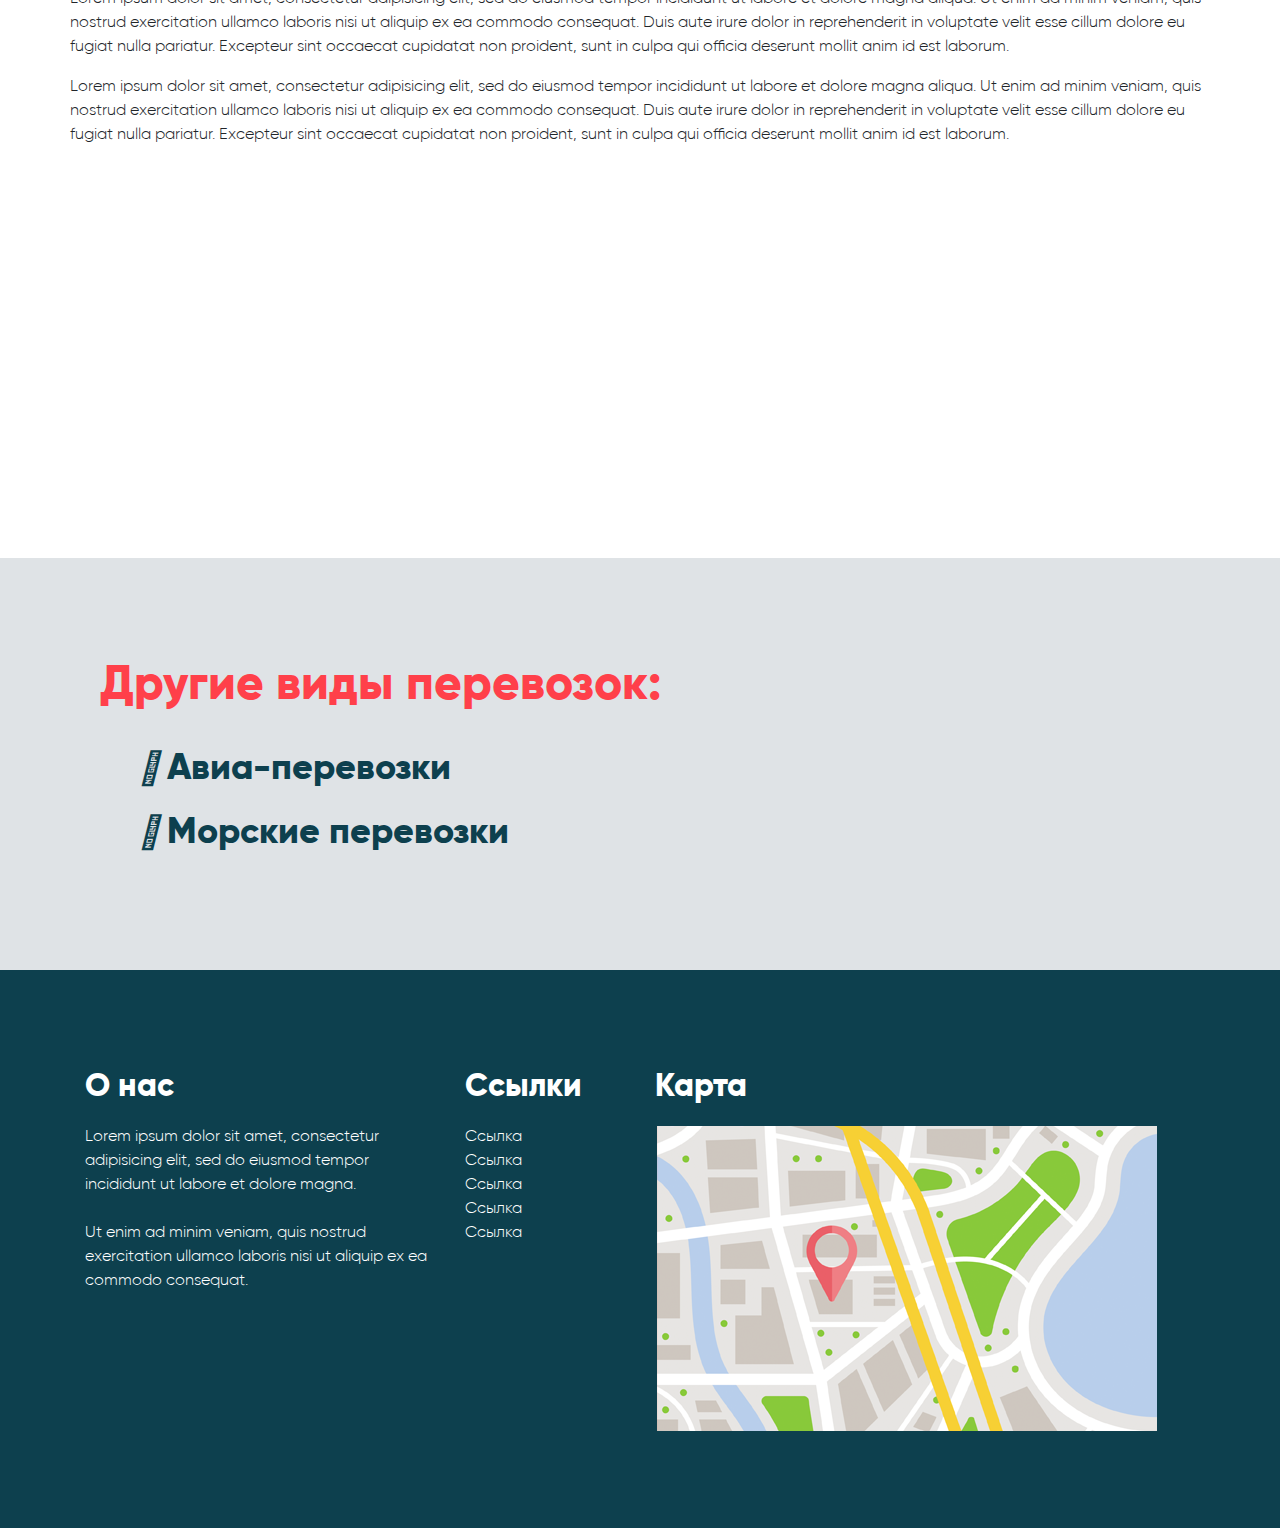
<file: auto.html>
<!DOCTYPE html>
<html lang="en">

  <head>

    <meta charset="utf-8">
    <meta name="viewport" content="width=device-width, initial-scale=1, shrink-to-fit=no">
    <meta name="description" content="">
    <meta name="author" content="">

    <title>TOP GRUZ</title>

    <!-- Bootstrap core CSS -->
    <link href="vendor/bootstrap/css/bootstrap.min.css" rel="stylesheet">

    <!-- Custom fonts for this template -->
    <link rel="stylesheet" href="https://use.fontawesome.com/releases/v5.0.10/css/all.css" integrity="sha384-+d0P83n9kaQMCwj8F4RJB66tzIwOKmrdb46+porD/OvrJ+37WqIM7UoBtwHO6Nlg" crossorigin="anonymous">
    <link href="vendor/font-awesome/css/font-awesome.min.css" rel="stylesheet" type="text/css">
    <link href='https://fonts.googleapis.com/css?family=Open+Sans:300italic,400italic,600italic,700italic,800italic,400,300,600,700,800' rel='stylesheet' type='text/css'>
    <link href='https://fonts.googleapis.com/css?family=Merriweather:400,300,300italic,400italic,700,700italic,900,900italic' rel='stylesheet' type='text/css'>

    <!-- Plugin CSS -->
    <link href="vendor/magnific-popup/magnific-popup.css" rel="stylesheet">

    <!-- Custom styles for this template -->
    <link href="css/creative.css" rel="stylesheet">

  </head>

  <body id="page-top">

    <!-- Navigation -->
    <nav class="navbar navbar-expand-lg navbar-light" id="mainNav">
      <div class="container">
        <a class="navbar-brand js-scroll-trigger" href="#page-top">соц сети</a>
        <button class="navbar-toggler navbar-toggler-right" type="button" data-toggle="collapse" data-target="#navbarResponsive" aria-controls="navbarResponsive" aria-expanded="false" aria-label="Toggle navigation">
          <span class="navbar-toggler-icon"></span>
        </button>
        <div class="collapse navbar-collapse" id="navbarResponsive">
          <ul class="navbar-nav ml-auto">
            <li class="nav-item">
              <a class="nav-link js-scroll-trigger navbar-brand call-me" href="">перезвоните мне</a>
            </li>
            <li class="nav-item">
              <a class="nav-link js-scroll-trigger navbar-brand" href="#about"><i class="fas fa-phone"></i> 8 800 555 35 35</a>
            </li>
          </ul>
        </div>
      </div>
    </nav>

    <header class="masthead text-center text-white d-flex menu-gray">
      <div class="container">
        <div class="row">
          <div class="col-lg-12 mx-auto d-flex main-menu">
            <div class="col-lg-3 mx-auto main-menu-item main-menu-item">
              <button class="btn">Виды перевозок</button>
            </div>
            <div class="col-lg-6 mx-auto header-logo">
              <img src="./img/logo-dark.png">
            </div>
            <div class="col-lg-3 mx-auto main-menu-item">
              Меню
            </div>
          </div>
          <button class="btn btn-dark mx-auto">Узнать статус доставки</button>
          <div class="col-lg-12 mx-auto d-flex">
        </div>
      </div>
      </div>
    
    
    </header>
    <div class="header-separator">
    	<div class="header-bottom-left"></div>
    	<div class="header-bottom-center"></div>
    	<div class="header-bottom-right"></div>
    </div>

    <section id="slider" class="slider-auto">
    	<div class="container">
    		<div class="row">
    			<div class="col-md-6 d-flex slider-title">
    				<h1>АВТО-ПЕРЕВОЗКИ</h1>
    				<p>Lorem ipsum dolor sit amet, consectetur adipisicing elit, sed do eiusmod tempor incididunt ut labore et dolore magna aliqua.</p>
    			</div>
    			<div class="col-md-6 d-flex slider-plus">
    				<div class="col-lg-4 col-md-4 text-center">
    					<span class="mx-auto"><i class="fas fa-map-marker-alt"></i></span>
    					<h5>Преимущество 1</h5>
    				</div>
    				<div class="col-lg-4 col-md-4 text-center">
    					<span class="mx-auto"><i class="fas fa-address-book"></i></span>
    					<h5>Преимущество 2</h5>
    				</div>
    				<div class="col-lg-4 col-md-4 text-center">
    					<span class="mx-auto"><i class="fas fa-archive"></i></span>
    					<h5>Преимущество 3</h5>
    				</div>
    			</div>
    		</div>
    	</div>
    </section>

    <section id="content">
    	<div class="container">
    		<div class="row">
		    	<div class="breadcrumbs">
		    		<span>ГЛАВНАЯ > АВТО-ПЕРЕВОЗКИ</span>
		    	</div>
		    	<div class="content">
		    		<p>Lorem ipsum dolor sit amet, consectetur adipisicing elit, sed do eiusmod tempor incididunt ut labore et dolore magna aliqua. Ut enim ad minim veniam, quis nostrud exercitation ullamco laboris nisi ut aliquip ex ea commodo consequat. Duis aute irure dolor in reprehenderit in voluptate velit esse cillum dolore eu fugiat nulla pariatur. Excepteur sint occaecat cupidatat non proident, sunt in culpa qui officia deserunt mollit anim id est laborum.
		    		</p>
		    		<p>Lorem ipsum dolor sit amet, consectetur adipisicing elit, sed do eiusmod tempor incididunt ut labore et dolore magna aliqua. Ut enim ad minim veniam, quis nostrud exercitation ullamco laboris nisi ut aliquip ex ea commodo consequat. Duis aute irure dolor in reprehenderit in voluptate velit esse cillum dolore eu fugiat nulla pariatur. Excepteur sint occaecat cupidatat non proident, sunt in culpa qui officia deserunt mollit anim id est laborum.
		    		</p>
		    		<p>Lorem ipsum dolor sit amet, consectetur adipisicing elit, sed do eiusmod tempor incididunt ut labore et dolore magna aliqua. Ut enim ad minim veniam, quis nostrud exercitation ullamco laboris nisi ut aliquip ex ea commodo consequat. Duis aute irure dolor in reprehenderit in voluptate velit esse cillum dolore eu fugiat nulla pariatur. Excepteur sint occaecat cupidatat non proident, sunt in culpa qui officia deserunt mollit anim id est laborum.
		    		</p>
		    		<p>Lorem ipsum dolor sit amet, consectetur adipisicing elit, sed do eiusmod tempor incididunt ut labore et dolore magna aliqua. Ut enim ad minim veniam, quis nostrud exercitation ullamco laboris nisi ut aliquip ex ea commodo consequat. Duis aute irure dolor in reprehenderit in voluptate velit esse cillum dolore eu fugiat nulla pariatur. Excepteur sint occaecat cupidatat non proident, sunt in culpa qui officia deserunt mollit anim id est laborum.
		    		</p>
		    		<p>Lorem ipsum dolor sit amet, consectetur adipisicing elit, sed do eiusmod tempor incididunt ut labore et dolore magna aliqua. Ut enim ad minim veniam, quis nostrud exercitation ullamco laboris nisi ut aliquip ex ea commodo consequat. Duis aute irure dolor in reprehenderit in voluptate velit esse cillum dolore eu fugiat nulla pariatur. Excepteur sint occaecat cupidatat non proident, sunt in culpa qui officia deserunt mollit anim id est laborum.
		    		</p>
		    		<p>Lorem ipsum dolor sit amet, consectetur adipisicing elit, sed do eiusmod tempor incididunt ut labore et dolore magna aliqua. Ut enim ad minim veniam, quis nostrud exercitation ullamco laboris nisi ut aliquip ex ea commodo consequat. Duis aute irure dolor in reprehenderit in voluptate velit esse cillum dolore eu fugiat nulla pariatur. Excepteur sint occaecat cupidatat non proident, sunt in culpa qui officia deserunt mollit anim id est laborum.
		    		</p>
		    		<p>Lorem ipsum dolor sit amet, consectetur adipisicing elit, sed do eiusmod tempor incididunt ut labore et dolore magna aliqua. Ut enim ad minim veniam, quis nostrud exercitation ullamco laboris nisi ut aliquip ex ea commodo consequat. Duis aute irure dolor in reprehenderit in voluptate velit esse cillum dolore eu fugiat nulla pariatur. Excepteur sint occaecat cupidatat non proident, sunt in culpa qui officia deserunt mollit anim id est laborum.
		    		</p>
		    		<p>Lorem ipsum dolor sit amet, consectetur adipisicing elit, sed do eiusmod tempor incididunt ut labore et dolore magna aliqua. Ut enim ad minim veniam, quis nostrud exercitation ullamco laboris nisi ut aliquip ex ea commodo consequat. Duis aute irure dolor in reprehenderit in voluptate velit esse cillum dolore eu fugiat nulla pariatur. Excepteur sint occaecat cupidatat non proident, sunt in culpa qui officia deserunt mollit anim id est laborum.
		    		</p>
		    	</div>
    		</div>
    	</div>
    </section>
    <section id="share">
    	<div class="container">
    		<div class="col-md-7 col-xs-12"><h2>Рассказать друзьям</h2></div>
    		<div class="col-md-5 col-xs-12 icons">
				<div class="col-lg-4 col-md-4 text-center">
					<span class="mx-auto"><i class="fab fa-vk"></i></span>
				</div>
				<div class="col-lg-4 col-md-4 text-center">
					<span class="mx-auto"><i class="fab fa-twitter"></i></span>
				</div>
				<div class="col-lg-4 col-md-4 text-center">
					<span class="mx-auto"><i class="fab fa-facebook-square"></i></span>
				</div>
    		</div>
    	</div>
    </section>

    <section id="suggests">
    	<div class="container">
    		<div class="col-md-12">
    			<h2>Другие  виды перевозок:</h2>
    			<ul>
    				<a href="/topgruz/air.html"><li><i class="fas fa-plane"></i> Авиа-перевозки</li></a>
    				<a href="/topgruz/ship.html"><li><i class="fas fa-ship"></i> Морские перевозки</li></a>
    			</ul>
    		</div>

    	</div>
    </section>

    <section id="footer" class="bg-dark text-white">
      <div class="container">
        <div class="row">
          <div class="col-lg-4">
            <h2>О нас</h2>
            <p>Lorem ipsum dolor sit amet,
            consectetur adipisicing elit, sed 
            do eiusmod tempor incididunt
            ut labore et dolore magna.
            <br><br>
            Ut enim ad minim veniam,
            quis nostrud exercitation
            ullamco laboris nisi ut
            aliquip ex ea commodo
            consequat.
            </p>
          </div>
          <div class="col-lg-2">
            <h2>Ссылки</h2>
              <ul>
                <li>Ссылка</li>
                <li>Ссылка</li>
                <li>Ссылка</li>
                <li>Ссылка</li>
                <li>Ссылка</li>
              </ul>
          </div>
          <div class="col-lg-6">
            <h2>Карта</h2>
            <img src="./img/map.png">
          </div>
        </div>
      </div>
    </section>

    <!-- Bootstrap core JavaScript -->
    <script src="vendor/jquery/jquery.min.js"></script>
    <script src="vendor/bootstrap/js/bootstrap.bundle.min.js"></script>

    <!-- Plugin JavaScript -->
    <script src="vendor/jquery-easing/jquery.easing.min.js"></script>
    <script src="vendor/scrollreveal/scrollreveal.min.js"></script>
    <script src="vendor/magnific-popup/jquery.magnific-popup.min.js"></script>

    <!-- Custom scripts for this template -->
    <script src="js/creative.min.js"></script>

  </body>

</html>
</file>
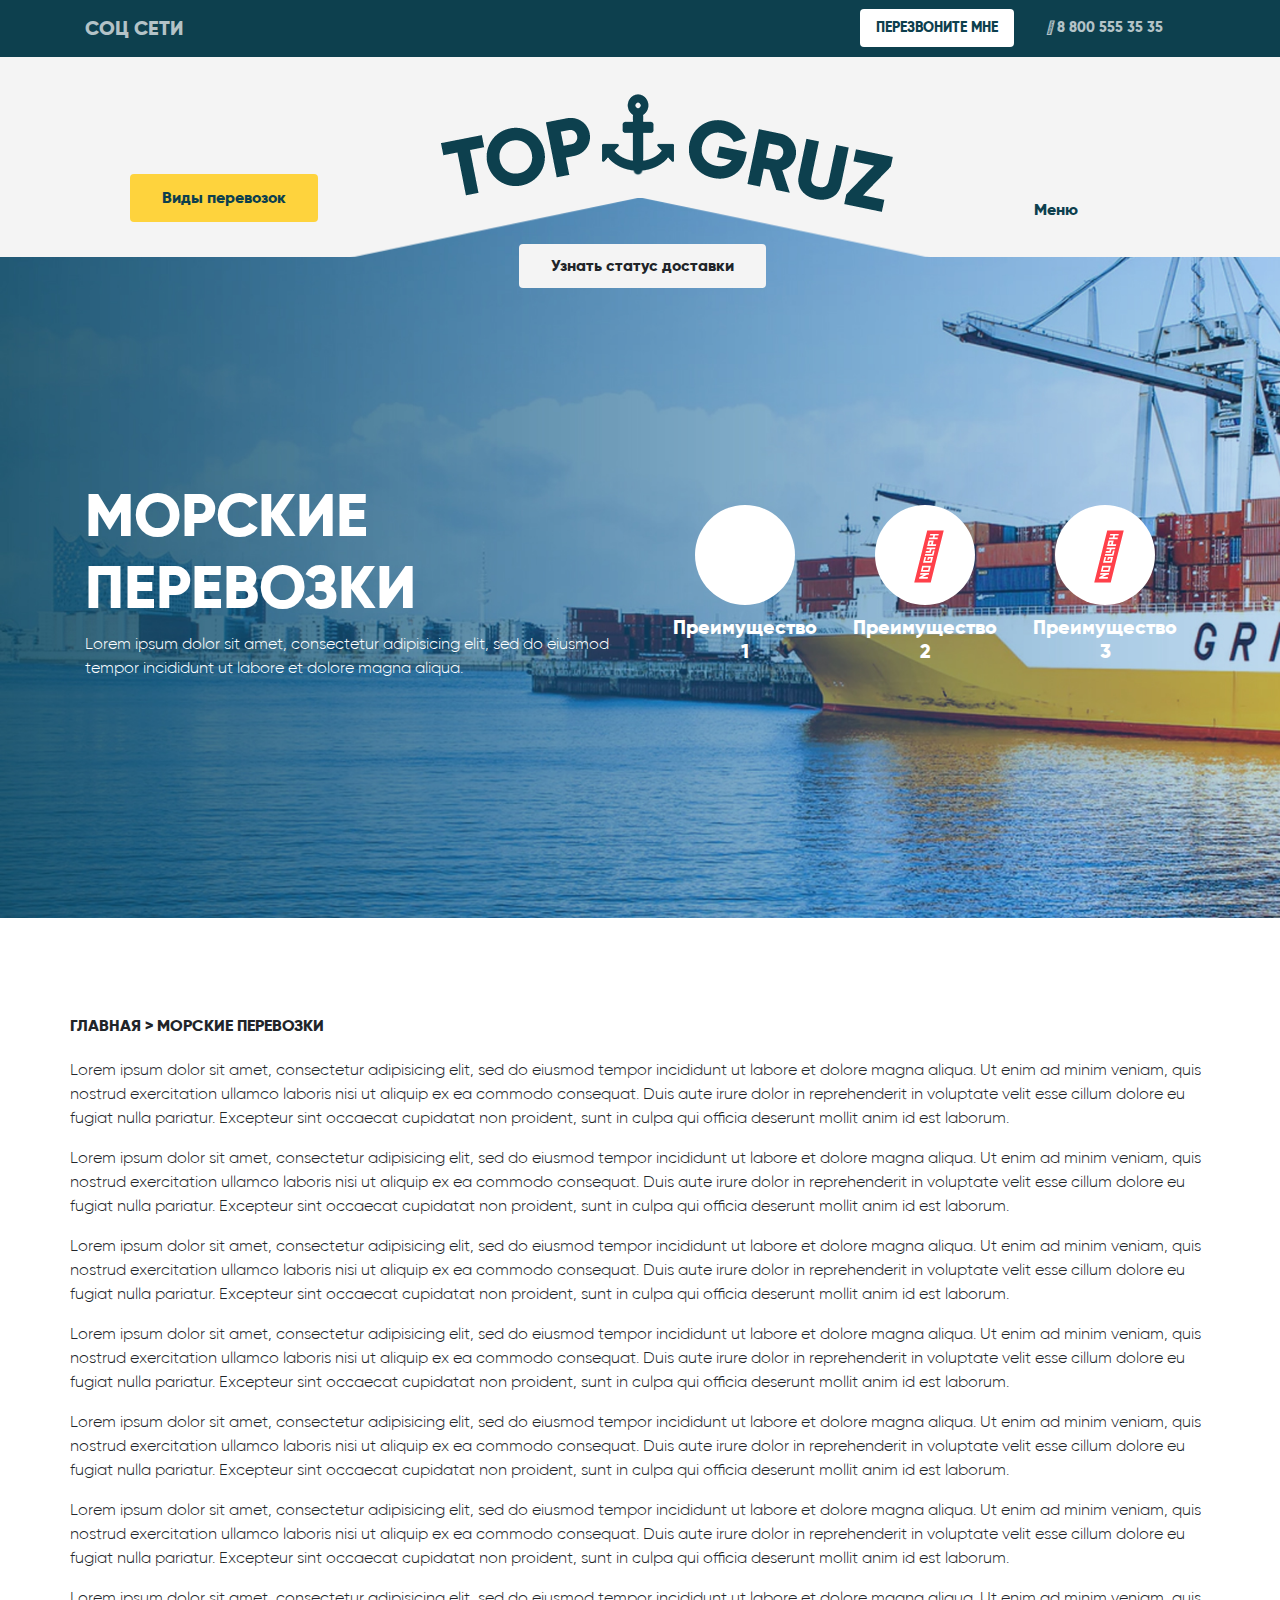
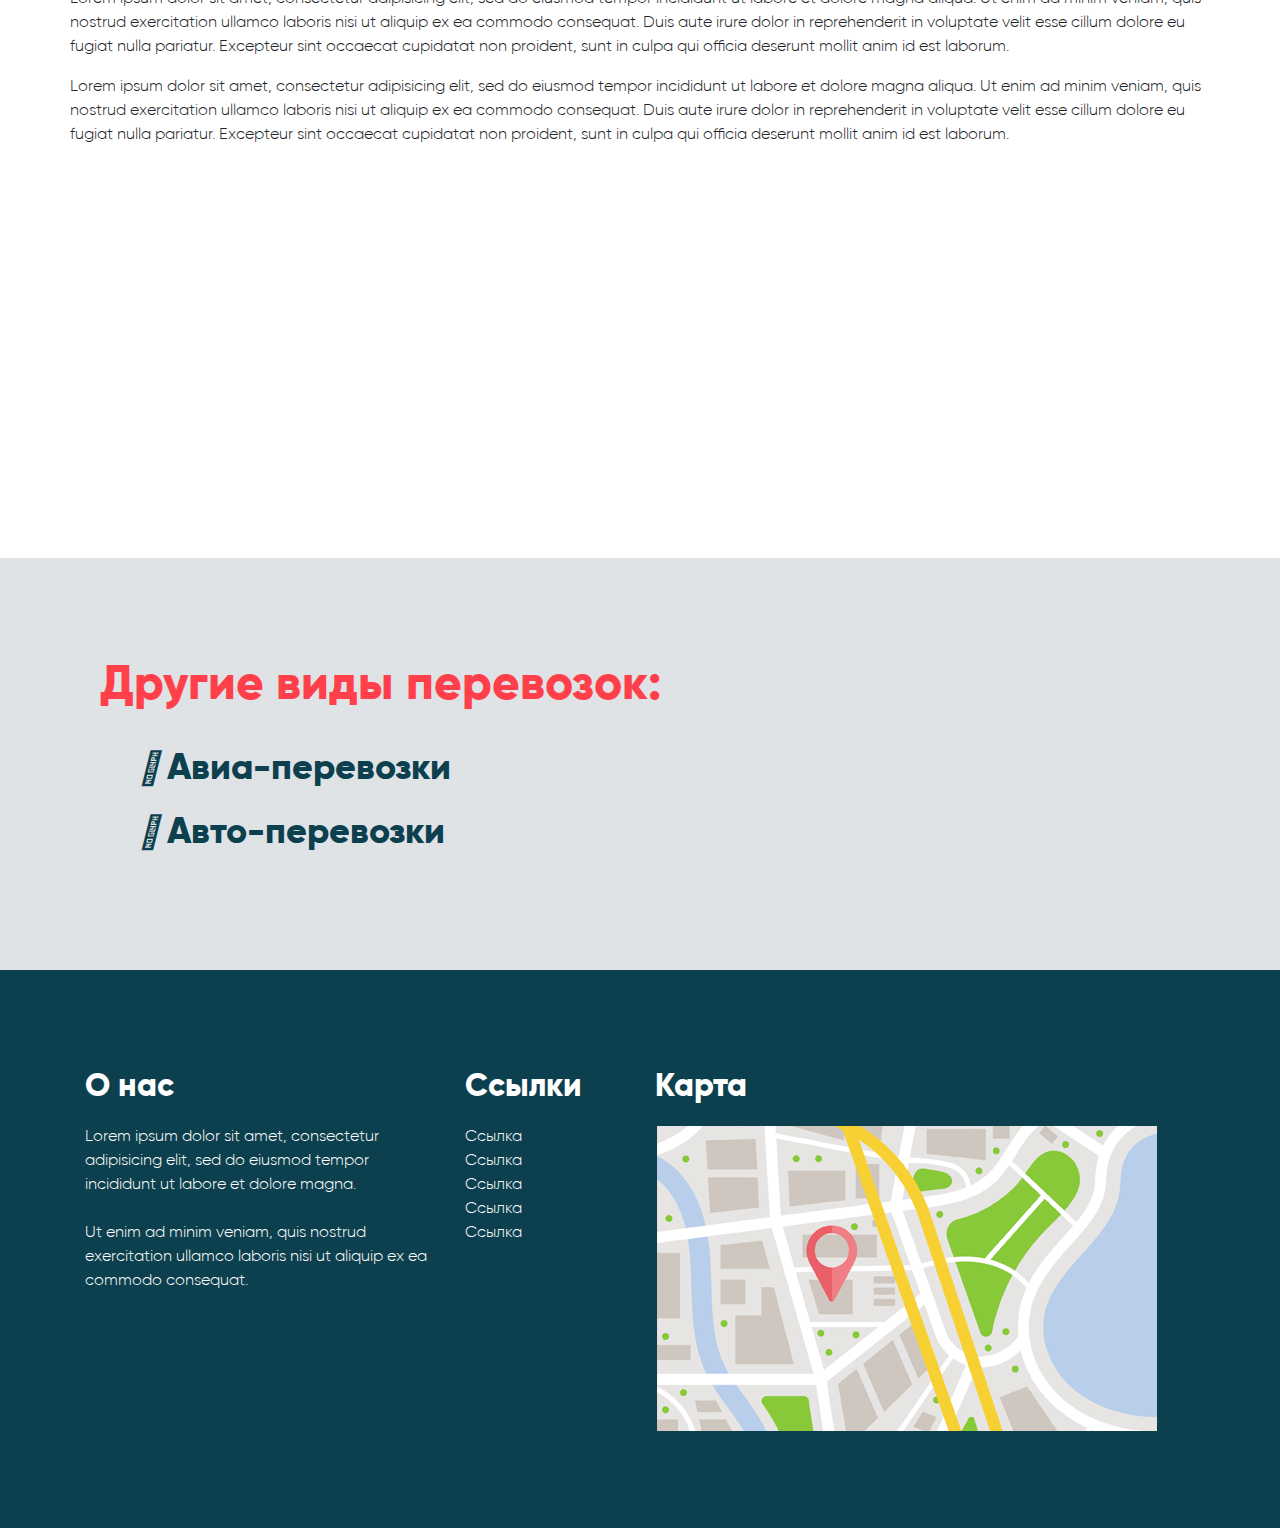
<file: ship.html>
<!DOCTYPE html>
<html lang="en">

  <head>

    <meta charset="utf-8">
    <meta name="viewport" content="width=device-width, initial-scale=1, shrink-to-fit=no">
    <meta name="description" content="">
    <meta name="author" content="">

    <title>TOP GRUZ</title>

    <!-- Bootstrap core CSS -->
    <link href="vendor/bootstrap/css/bootstrap.min.css" rel="stylesheet">

    <!-- Custom fonts for this template -->
    <link rel="stylesheet" href="https://use.fontawesome.com/releases/v5.0.10/css/all.css" integrity="sha384-+d0P83n9kaQMCwj8F4RJB66tzIwOKmrdb46+porD/OvrJ+37WqIM7UoBtwHO6Nlg" crossorigin="anonymous">
    <link href="vendor/font-awesome/css/font-awesome.min.css" rel="stylesheet" type="text/css">
    <link href='https://fonts.googleapis.com/css?family=Open+Sans:300italic,400italic,600italic,700italic,800italic,400,300,600,700,800' rel='stylesheet' type='text/css'>
    <link href='https://fonts.googleapis.com/css?family=Merriweather:400,300,300italic,400italic,700,700italic,900,900italic' rel='stylesheet' type='text/css'>

    <!-- Plugin CSS -->
    <link href="vendor/magnific-popup/magnific-popup.css" rel="stylesheet">

    <!-- Custom styles for this template -->
    <link href="css/creative.css" rel="stylesheet">

  </head>

  <body id="page-top">

    <!-- Navigation -->
    <nav class="navbar navbar-expand-lg navbar-light" id="mainNav">
      <div class="container">
        <a class="navbar-brand js-scroll-trigger" href="#page-top">соц сети</a>
        <button class="navbar-toggler navbar-toggler-right" type="button" data-toggle="collapse" data-target="#navbarResponsive" aria-controls="navbarResponsive" aria-expanded="false" aria-label="Toggle navigation">
          <span class="navbar-toggler-icon"></span>
        </button>
        <div class="collapse navbar-collapse" id="navbarResponsive">
          <ul class="navbar-nav ml-auto">
            <li class="nav-item">
              <a class="nav-link js-scroll-trigger navbar-brand call-me" href="">перезвоните мне</a>
            </li>
            <li class="nav-item">
              <a class="nav-link js-scroll-trigger navbar-brand" href="#about"><i class="fas fa-phone"></i> 8 800 555 35 35</a>
            </li>
          </ul>
        </div>
      </div>
    </nav>

    <header class="masthead text-center text-white d-flex menu-gray">
      <div class="container">
        <div class="row">
          <div class="col-lg-12 mx-auto d-flex main-menu">
            <div class="col-lg-3 mx-auto main-menu-item main-menu-item">
              <button class="btn">Виды перевозок</button>
            </div>
            <div class="col-lg-6 mx-auto header-logo">
              <img src="./img/logo-dark.png">
            </div>
            <div class="col-lg-3 mx-auto main-menu-item">
              Меню
            </div>
          </div>
          <button class="btn btn-dark mx-auto">Узнать статус доставки</button>
          <div class="col-lg-12 mx-auto d-flex">
        </div>
      </div>
      </div>
    
    
    </header>
    <div class="header-separator">
        <div class="header-bottom-left"></div>
        <div class="header-bottom-center"></div>
        <div class="header-bottom-right"></div>
    </div>

    <section id="slider" class="slider-ship">
    	<div class="container">
    		<div class="row">
    			<div class="col-md-6 d-flex slider-title">
    				<h1>МОРСКИЕ ПЕРЕВОЗКИ</h1>
    				<p>Lorem ipsum dolor sit amet, consectetur adipisicing elit, sed do eiusmod tempor incididunt ut labore et dolore magna aliqua.</p>
    			</div>
    			<div class="col-md-6 d-flex slider-plus">
    				<div class="col-lg-4 col-md-4 text-center">
    					<span class="mx-auto"><i class="fas fa-map-marker-alt"></i></span>
    					<h5>Преимущество 1</h5>
    				</div>
    				<div class="col-lg-4 col-md-4 text-center">
    					<span class="mx-auto"><i class="fas fa-address-book"></i></span>
    					<h5>Преимущество 2</h5>
    				</div>
    				<div class="col-lg-4 col-md-4 text-center">
    					<span class="mx-auto"><i class="fas fa-archive"></i></span>
    					<h5>Преимущество 3</h5>
    				</div>
    			</div>
    		</div>
    	</div>
    </section>

    <section id="content">
    	<div class="container">
    		<div class="row">
		    	<div class="breadcrumbs">
		    		<span>ГЛАВНАЯ > МОРСКИЕ ПЕРЕВОЗКИ</span>
		    	</div>
		    	<div class="content">
		    		<p>Lorem ipsum dolor sit amet, consectetur adipisicing elit, sed do eiusmod tempor incididunt ut labore et dolore magna aliqua. Ut enim ad minim veniam, quis nostrud exercitation ullamco laboris nisi ut aliquip ex ea commodo consequat. Duis aute irure dolor in reprehenderit in voluptate velit esse cillum dolore eu fugiat nulla pariatur. Excepteur sint occaecat cupidatat non proident, sunt in culpa qui officia deserunt mollit anim id est laborum.
		    		</p>
		    		<p>Lorem ipsum dolor sit amet, consectetur adipisicing elit, sed do eiusmod tempor incididunt ut labore et dolore magna aliqua. Ut enim ad minim veniam, quis nostrud exercitation ullamco laboris nisi ut aliquip ex ea commodo consequat. Duis aute irure dolor in reprehenderit in voluptate velit esse cillum dolore eu fugiat nulla pariatur. Excepteur sint occaecat cupidatat non proident, sunt in culpa qui officia deserunt mollit anim id est laborum.
		    		</p>
		    		<p>Lorem ipsum dolor sit amet, consectetur adipisicing elit, sed do eiusmod tempor incididunt ut labore et dolore magna aliqua. Ut enim ad minim veniam, quis nostrud exercitation ullamco laboris nisi ut aliquip ex ea commodo consequat. Duis aute irure dolor in reprehenderit in voluptate velit esse cillum dolore eu fugiat nulla pariatur. Excepteur sint occaecat cupidatat non proident, sunt in culpa qui officia deserunt mollit anim id est laborum.
		    		</p>
		    		<p>Lorem ipsum dolor sit amet, consectetur adipisicing elit, sed do eiusmod tempor incididunt ut labore et dolore magna aliqua. Ut enim ad minim veniam, quis nostrud exercitation ullamco laboris nisi ut aliquip ex ea commodo consequat. Duis aute irure dolor in reprehenderit in voluptate velit esse cillum dolore eu fugiat nulla pariatur. Excepteur sint occaecat cupidatat non proident, sunt in culpa qui officia deserunt mollit anim id est laborum.
		    		</p>
		    		<p>Lorem ipsum dolor sit amet, consectetur adipisicing elit, sed do eiusmod tempor incididunt ut labore et dolore magna aliqua. Ut enim ad minim veniam, quis nostrud exercitation ullamco laboris nisi ut aliquip ex ea commodo consequat. Duis aute irure dolor in reprehenderit in voluptate velit esse cillum dolore eu fugiat nulla pariatur. Excepteur sint occaecat cupidatat non proident, sunt in culpa qui officia deserunt mollit anim id est laborum.
		    		</p>
		    		<p>Lorem ipsum dolor sit amet, consectetur adipisicing elit, sed do eiusmod tempor incididunt ut labore et dolore magna aliqua. Ut enim ad minim veniam, quis nostrud exercitation ullamco laboris nisi ut aliquip ex ea commodo consequat. Duis aute irure dolor in reprehenderit in voluptate velit esse cillum dolore eu fugiat nulla pariatur. Excepteur sint occaecat cupidatat non proident, sunt in culpa qui officia deserunt mollit anim id est laborum.
		    		</p>
		    		<p>Lorem ipsum dolor sit amet, consectetur adipisicing elit, sed do eiusmod tempor incididunt ut labore et dolore magna aliqua. Ut enim ad minim veniam, quis nostrud exercitation ullamco laboris nisi ut aliquip ex ea commodo consequat. Duis aute irure dolor in reprehenderit in voluptate velit esse cillum dolore eu fugiat nulla pariatur. Excepteur sint occaecat cupidatat non proident, sunt in culpa qui officia deserunt mollit anim id est laborum.
		    		</p>
		    		<p>Lorem ipsum dolor sit amet, consectetur adipisicing elit, sed do eiusmod tempor incididunt ut labore et dolore magna aliqua. Ut enim ad minim veniam, quis nostrud exercitation ullamco laboris nisi ut aliquip ex ea commodo consequat. Duis aute irure dolor in reprehenderit in voluptate velit esse cillum dolore eu fugiat nulla pariatur. Excepteur sint occaecat cupidatat non proident, sunt in culpa qui officia deserunt mollit anim id est laborum.
		    		</p>
		    	</div>
    		</div>
    	</div>
    </section>
    <section id="share">
    	<div class="container">
    		<div class="col-md-7 col-xs-12"><h2>Рассказать друзьям</h2></div>
    		<div class="col-md-5 col-xs-12 icons">
				<div class="col-lg-4 col-md-4 text-center">
					<span class="mx-auto"><i class="fab fa-vk"></i></span>
				</div>
				<div class="col-lg-4 col-md-4 text-center">
					<span class="mx-auto"><i class="fab fa-twitter"></i></span>
				</div>
				<div class="col-lg-4 col-md-4 text-center">
					<span class="mx-auto"><i class="fab fa-facebook-square"></i></span>
				</div>
    		</div>
    	</div>
    </section>

    <section id="suggests">
    	<div class="container">
    		<div class="col-md-12">
    			<h2>Другие  виды перевозок:</h2>
    			<ul>
                    <a href="/topgruz/air.html"><li><i class="fas fa-plane"></i> Авиа-перевозки</li></a>
    				<a href="/topgruz/auto.html"><li><i class="fas fa-truck"></i> Авто-перевозки</li></a>
    			</ul>
    		</div>

    	</div>
    </section>

    <section id="footer" class="bg-dark text-white">
      <div class="container">
        <div class="row">
          <div class="col-lg-4">
            <h2>О нас</h2>
            <p>Lorem ipsum dolor sit amet,
            consectetur adipisicing elit, sed 
            do eiusmod tempor incididunt
            ut labore et dolore magna.
            <br><br>
            Ut enim ad minim veniam,
            quis nostrud exercitation
            ullamco laboris nisi ut
            aliquip ex ea commodo
            consequat.
            </p>
          </div>
          <div class="col-lg-2">
            <h2>Ссылки</h2>
              <ul>
                <li>Ссылка</li>
                <li>Ссылка</li>
                <li>Ссылка</li>
                <li>Ссылка</li>
                <li>Ссылка</li>
              </ul>
          </div>
          <div class="col-lg-6">
            <h2>Карта</h2>
            <img src="./img/map.png">
          </div>
        </div>
      </div>
    </section>

    <!-- Bootstrap core JavaScript -->
    <script src="vendor/jquery/jquery.min.js"></script>
    <script src="vendor/bootstrap/js/bootstrap.bundle.min.js"></script>

    <!-- Plugin JavaScript -->
    <script src="vendor/jquery-easing/jquery.easing.min.js"></script>
    <script src="vendor/scrollreveal/scrollreveal.min.js"></script>
    <script src="vendor/magnific-popup/jquery.magnific-popup.min.js"></script>

    <!-- Custom scripts for this template -->
    <script src="js/creative.min.js"></script>

  </body>

</html>
</file>
<file: css/creative.css>
@font-face {
    font-family: 'Gilroy';
    src: local('Gilroy Light'), local('Gilroy-Light'), url('../fonts/300.woff2') format('woff2'), url('../fonts/300.woff') format('woff');
    font-weight: 300;
    font-style: normal;
}
@font-face {
    font-family: 'Gilroy';
    src: local('Gilroy ExtraBold'), local('Gilroy-ExtraBold'), url('../fonts/800.woff2') format('woff2'), url('../fonts/800.woff') format('woff');
    font-weight: 800;
    font-style: normal;
}

body,
html {
  width: 100%;
  height: 100%;
}

body {
  font-family: 'Gilroy';
  overflow-x: hidden;
}

hr {
  max-width: 50px;
  border-width: 3px;
  border-color: #Ff404a;
}

hr.light {
  border-color: #fff;
}

a {
  color: #Ff404a;
  -webkit-transition: all 0.2s;
  -moz-transition: all 0.2s;
  transition: all 0.2s;
}

a:hover {
  color: #ff404a;
}

h1,
h2,
h3,
h4,
h5,
h6 {
  font-family: 'Gilroy';
}

.bg-primary {
  background-color: #Ff404a !important;
}

.bg-dark {
  background-color: #0d404e !important;
}

.text-faded {
  color: rgba(255, 255, 255, 0.7);
}

section {
  padding: 6rem 0;
}

.section-heading {
    margin-top: 0;
    font-weight: bold;
    font-size: 52pt;
    margin-bottom: 60px;
}

::-moz-selection {
  color: #fff;
  background: #212529;
  text-shadow: none;
}

::selection {
  color: #fff;
  background: #212529;
  text-shadow: none;
}

img::selection {
  color: #fff;
  background: transparent;
}

img::-moz-selection {
  color: #fff;
  background: transparent;
}

#mainNav {
  border-bottom: 1px solid rgba(33, 37, 41, 0.1);
  background-color: #fff;
  font-family: 'Gilroy';
  -webkit-transition: all 0.2s;
  -moz-transition: all 0.2s;
  transition: all 0.2s;
}

#mainNav .navbar-brand {
  font-weight: 700;
  text-transform: uppercase;
  color: #Ff404a;
  font-family: 'Gilroy';
}
.navbar-brand i {
    transform: rotate(90deg);
}

#mainNav .navbar-brand:focus, #mainNav .navbar-brand:hover {
  color: #ff404a;
}

#mainNav .navbar-nav > li.nav-item > a.nav-link,
#mainNav .navbar-nav > li.nav-item > a.nav-link:focus {
  font-size: .9rem;
  font-weight: 700;
  text-transform: uppercase;
  color: #212529;
}

#mainNav .navbar-nav > li.nav-item > a.nav-link:hover,
#mainNav .navbar-nav > li.nav-item > a.nav-link:focus:hover {
  color: #Ff404a;
}

#mainNav .navbar-nav > li.nav-item > a.nav-link.active,
#mainNav .navbar-nav > li.nav-item > a.nav-link:focus.active {
  color: #Ff404a !important;
  background-color: transparent;
}

#mainNav .navbar-nav > li.nav-item > a.nav-link.active:hover,
#mainNav .navbar-nav > li.nav-item > a.nav-link:focus.active:hover {
  background-color: transparent;
}

@media (min-width: 992px) {
  #mainNav {
    border-color: transparent;
    background-color: #0d404e;
  }
  #mainNav .navbar-brand {
    color: rgba(255, 255, 255, 0.7);
  }
  #mainNav .navbar-brand:focus, #mainNav .navbar-brand:hover {
    color: #fff;
  }
  #mainNav .navbar-nav > li.nav-item > a.nav-link {
    padding: 0.5rem 1rem;
  }
  #mainNav .navbar-nav > li.nav-item > a.nav-link,
  #mainNav .navbar-nav > li.nav-item > a.nav-link:focus {
    color: rgba(255, 255, 255, 0.7);
  }
  #mainNav .navbar-nav > li.nav-item > a.nav-link:hover,
  #mainNav .navbar-nav > li.nav-item > a.nav-link:focus:hover {
    color: #fff;
  }
  #mainNav.navbar-shrink {
    border-bottom: 1px solid rgba(33, 37, 41, 0.1);
    background-color: #fff;
  }
  #mainNav.navbar-shrink .navbar-brand {
    color: //an-kiAN.RU/ASSETS/FONTS/;
  }
  #mainNav.navbar-shrink .navbar-brand:focus, #mainNav.navbar-shrink .navbar-brand:hover {
    color: #ff404a;
  }
  #mainNav.navbar-shrink .navbar-nav > li.nav-item > a.nav-link,
  #mainNav.navbar-shrink .navbar-nav > li.nav-item > a.nav-link:focus {
    color: #212529;
  }
  #mainNav.navbar-shrink .navbar-nav > li.nav-item > a.nav-link:hover,
  #mainNav.navbar-shrink .navbar-nav > li.nav-item > a.nav-link:focus:hover {
    color: #Ff404a;
  }
}

header.masthead {
  padding-top: 0rem;
  padding-bottom: calc(10rem - 56px);
  background-position: center center;
  -webkit-background-size: cover;
  -moz-background-size: cover;
  -o-background-size: cover;
  background-size: cover;
  background-position: top;
  position: relative;
  padding-bottom: 0;
  margin-bottom: -59px;
  z-index: 20;
}
header.masthead .container {
  margin-top: 0px;
}
header.masthead ul {
  display: flex;
  flex-direction: row;
  justify-content: space-between;
  padding: 0;
    align-items: center;
}
header.masthead .main-menu .btn {
    background: #fed33d;
    border-color: #fed33d;
    color: #0d404e;
    text-transform: inherit;
}
.menu-gray .btn-dark {
    position: absolute;
    left: calc(50% - 121.5px);
    bottom: -90px;
    z-index: 9;
    background-color: #f4f4f4;
    border-color: #f4f4f4;
    color: #212529;
    padding: 8px 30px;
}
.menu-gray {
    color: #0d404e !important;
    background:#f4f4f4;

}
.header-separator {
    display: flex;
    position: relative;
    width: 100%;
    height: 59px;
    bottom: -59px;
    z-index: 19;

}
.header-bottom-left {
    width: calc(50% - 290px);
    height: 59px;
    background: #f4f4f4;
    z-index: -1;
}
.header-bottom-center {
    background: url(../img/header-center.png) no-repeat;
    background-size: cover;
    height: 59px;
    width: 580px;
}
.header-bottom-right {
    width: calc(50% - 290px);
    height: 59px;
    background: #f4f4f4;
}


.main-menu {
    bottom: -25px;
}
.main-menu .main-menu-item {
    align-self: flex-end;
    font-weight: bold;
}
header.masthead ul {
list-style: none;

}
header.masthead h1 {
  font-size: 2rem;
}

header.masthead h1 {
  font-size: 2rem;
}

header.masthead p {
  font-weight: 300;
}

@media (min-width: 768px) {
  header.masthead p {
    font-size: 1.15rem;
  }
}



@media (min-width: 1200px) {
  header.masthead h1 {
    font-size: 4rem;
  }
}

.service-box {
  max-width: 400px;
}
.service-box img {
    width: 180px;
    margin-bottom: 20px;
}
.service-img {
  min-height: 200px;

}

.portfolio-box {
  position: relative;
  display: block;
  max-width: 650px;
  margin: 0 auto;
}
.popup-gallery div {
  background: transparent;
}
.popup-gallery div:nth-child(1),
.popup-gallery div:nth-child(3),
.popup-gallery div:nth-child(6),
.popup-gallery div:nth-child(8) {
  background: #ebeef0;
}

.portfolio-box img {
  margin: 40px auto;
}

.portfolio-box .portfolio-box-caption {
  position: absolute;
  bottom: 0;
  display: block;
  width: 100%;
  height: 100%;
  text-align: center;
  opacity: 0;
  color: #fff;
  -webkit-transition: all 0.2s;
  -moz-transition: all 0.2s;
  transition: all 0.2s;
}

.portfolio-box .portfolio-box-caption .portfolio-box-caption-content {
  position: absolute;
  top: 50%;
  width: 100%;
  transform: translateY(-50%);
  text-align: center;
}

.portfolio-box .portfolio-box-caption .portfolio-box-caption-content .project-category,
.portfolio-box .portfolio-box-caption .portfolio-box-caption-content .project-name {
  padding: 0 15px;
  font-family: 'Gilroy';
}

.portfolio-box .portfolio-box-caption .portfolio-box-caption-content .project-category {
  font-size: 14px;
  font-weight: 600;
  text-transform: uppercase;
}

.portfolio-box .portfolio-box-caption .portfolio-box-caption-content .project-name {
  font-size: 18px;
}

.portfolio-box:hover .portfolio-box-caption {
  opacity: 1;
}

.portfolio-box:focus {
  outline: none;
}

@media (min-width: 768px) {
  .portfolio-box .portfolio-box-caption .portfolio-box-caption-content .project-category {
    font-size: 16px;
  }
  .portfolio-box .portfolio-box-caption .portfolio-box-caption-content .project-name {
    font-size: 22px;
  }
}

.text-primary {
  color: #Ff404a !important;
}

.btn {
  font-weight: 700;
  text-transform: uppercase;
  border: none;
  border-radius: 300px;
  font-family: 'Gilroy';
  border-radius: 4px !important;
  padding: 10px 30px;
  background: transparent;
  border: 2px solid;
}

.btn-xl {
  padding: 1rem 2rem;
}

.btn-primary {
  background-color: #Ff404a;
  border-color: #Ff404a;
}

.btn-primary:hover, .btn-primary:focus, .btn-primary:active {
  color: #fff;
  background-color: #ee4b28 !important;
}

.btn-primary:active, .btn-primary:focus {
  box-shadow: 0 0 0 0.2rem rgba(240, 95, 64, 0.5) !important;
}







/* НОВОЕ */
section {
  position: relative;
}
#separator {
    transform: rotateX(180deg);
    position: absolute;
    top: -50px;
    height: 50px;
}
#about #separator path {
    fill: #dfe3e6;
}
#about {
  color: #0d404e;
}
#about .section-heading {
  margin-bottom: 40px
}
#tariff {
    padding: 40px 0;
}
#tariff:nth-child(3) {
  background: #fff;
  border-radius: 5px;
}
#tariff:nth-child(3) .btn {
  background: #fed33d;
  border-color: #fed33d;
  color: #fff;
}
#tariff h3 {
    font-weight: bold;
    padding: 20px 0;
    border-bottom: 3px solid #0d404e;
}
#tariff p {
    font-weight: bold;
    padding: 10px;
    font-size: 20px;
}
#tariff button {
    color: #0d404e;
}
#tariff i {
    font-size: 44px;
}
#services {
  background: #0d404e;
  color: #fff;
  padding-top: 6rem;
}
#services #separator path {
    fill: #0d404e;
}
#services #separator2 {
    transform: rotateX(180deg);
    position: absolute;
    top: -70px;
    height: 50px;
}
#services #separator2 path,
#services #separator3 path {
    fill: #Ff404a;
}
#services #separator3 {
    position: absolute;
    top: -20px;
    height: 100px;
}
.cta {
    color: #fff;
    margin-top: 80px;
    margin-bottom: -80px;
    padding: 14px 80px;
    font-size: 20px;
}
.btn-icon {
    color: #fff;
    padding: 16px 40px;
    font-size: 20px;
}
.btn-icon i {
  margin-right: 10px;
  font-size: 24px;
}
#services .btn {
  background: #fed33d;
  border-color: #fed33d;
  color: #0d404e;
  margin-top: 60px;
  margin-bottom: -80px;
}
#services h3 {
  text-transform: uppercase;
  font-weight: bold;
}
#portfolio {
  padding-bottom: 10rem;
}
#portfolio .btn {
  background: #ff404a;
  border-color: #ff404a;
  color: #fff;
  margin-top: 60px;
  margin-bottom: -80px;
}
#portfolio #separator path {
    fill: #fff;
}
#antiseparator,
#antiseparator2 {
    position: absolute;
    top: 0;
    height: 50px;
    fill: #fff;
    z-index: 1;
}
#antiseparator {
  left: 50%;
}
#antiseparator2 {
  right: 50%;
}
#contact .row > .col-lg-6 {
  padding: 10rem 0 6rem 0;
}
#contact {
  overflow-x: hidden;
}
#calc {
  background: #ff404a;
}
#calc > div,
#spec > div {
    padding: 60px;
}
#spec span {
  color: #ff404a;
}
#calc h2 {
    font-weight: bold;
    font-size: 72px;
    color: #fff;
    text-align: right;
    line-height: 78px;
    margin-bottom: 20px;
}
#spec h2 {
    font-weight: bold;
    font-size: 72px;
    color: #0d404e;
    text-align: left;
    line-height: 78px;
    margin-bottom: 20px;
}
#spec .btn-icon {
  background: #0d404e;
  border-color: #0d404e;
  color: #fff;
}
#spec {
  background: #fed33d;
}
#more {
    text-align: center;
    position: absolute;
    left: calc(50% - 200px);
    top: -35px;
    width: 400px;
    text-align: center;
    font-weight: bold;
}
#more h2 {
    font-weight: bold;
    font-size: 40px;
}
#about {
  background: #dfe3e6;
}
.call-me {
  background: #fff;
  color: #0d404e !important;
  border-radius: 4px;
}
.main-form-entry {
  margin-top: 40px;
  background: #fff;
  border-top-left-radius: 4px;
  border-top-right-radius: 4px;
  padding: 0;
  padding-bottom: 100px;
}
.form-option {
  color: #b2bec1;
  display: flex;
  justify-content: center;
  margin-top: 40px;
}
.form-option span {
  display: block;
    padding: 20px;
}
.form-option span p {
  margin-bottom: 0;
  font-weight: bold;
}
.form-option .active {
  color: #Ff404a;
}
.form-option span i {
  font-size: 50px;
}
.form-warning {
    background: #fed33d;
    padding: 10px;
    text-transform: uppercase;
    font-weight: bold;
}
.form-warning span {
  border-radius: 50%;
  background: #fff;
  color: #fed33d;
  padding: 5px;
  text-align:center;
  font-size: 14px;
}
.main-form-params,
.main-form-params2,
.main-form-total {
  display: flex;
  padding: 20px 0;
}
.main-form-params .col-lg-6 input,
.main-form-params2 .col-lg-6 input,
.main-form-total .col-lg-6 input {
    background: #eee;
    border-radius: 50px;
    border: 0;
    padding: 6px 20px;
    width: 80%;
    font-weight: bold;
}
.main-form-params .col-lg-6 input {
  margin-bottom: 20px;
}
.main-form-total h2 {
  color: #0d404e;
  font-weight: bold;
}
.main-form-total .btn {
    background: #ff404a;
    border-color: #ff404a;
    color: #fff;
}
#footer h2 {
  font-weight: bold;
  margin-bottom: 20px;
}
#footer ul {
  list-style: none;
  padding: 0;
}
.pattern-calc {
    position: absolute;
    bottom: 60px;
    left: -30px;
}
.pattern-perc {
    position: absolute;
    top: 100px;
    right: 0;
}
#slider {
  height: 720px;
  background-size: cover;
}
#slider .container,
#slider .row {
  height: 100%;
}
#slider .container {
  margin-top: 30px;
}
#slider .slider-title {
  flex-direction: column;
  justify-content: center;
}
.slider-auto {
  background: url('../img/bg-auto.jpg');
}
.slider-air {
  background: url('../img/bg-air.jpg');
}
.slider-ship {
  background: url('../img/bg-ship.jpg');
}
.slider-plus {
    align-items: center;
}
.slider-plus div span {
    background-color: #fff;
    border-radius: 50%;
    height: 100px;
    width: 100px;
    display: flex;
    justify-content: center;
    align-items: center;
    font-size: 52px;
    color: #ff404a;
    margin-bottom: 10px;
}
.slider-plus div h5 {
    color: #fff;
    font-weight: bold;
}
.slider-title {
  color: #fff;
}
.slider-title h1 {
  font-weight: bold;
  font-size: 60px;
}
.breadcrumbs {
  margin-bottom: 20px;
  font-weight: bold;
}
#share {
  height: 300px;
  display: flex;
  width: 100%;
  background: url('../img/share.jpg');
  background-size: cover;
  background-attachment: fixed;
}
#share .container {
    display: flex;
    height: 100%;
    align-items: center;
    color: #fff;
}

#share .container h2 {
  font-weight: bold;
  margin-bottom: 0;
  font-size: 64px;
  text-align: right;
}
#share .container .icons {
    display: flex;
}
#share .container .icons i {
    font-size: 46px;
}
#suggests {
  background-color: #dfe3e6;
  font-weight: bold;
}
#suggests h2 {
  font-weight: bold;
  color: #ff404a;
  font-size: 48px;
  margin-bottom: 28px;
}
#suggests ul a {
  list-style: none;
  margin-bottom: 0;
  font-size: 36px;
  color: #0d404e;
}
#suggests ul li:first-child {
  margin-bottom: 10px;
}
#suggests .container {
    display: flex;
    height: 100%;
    align-items: center;
}
/*.header-logo {
    position: relative;
    right: -30px;
}*/




















/*КНОПКИ*/
.btn-dark {
    background: #0d404e;
    border-color: #0d404e;
    color: #fff;
    padding: 12px 40px;
    text-transform: inherit;
}
</file>
<file: css/home.css>
section {
  padding: 4rem 0 14rem 0;
}
@media (min-width: 992px) {
  header.masthead {
    height: 100vh;
    min-height: 650px;
    padding-top: 0;
    padding-bottom: 0;
  background-image: url("../img/header.jpg");
  }
  header.masthead h1 {
    font-size: 3rem;
  }
}
header.masthead {
  padding-top: 6rem;
}
.main-menu {
  bottom: 0 !important;
}
</file>
